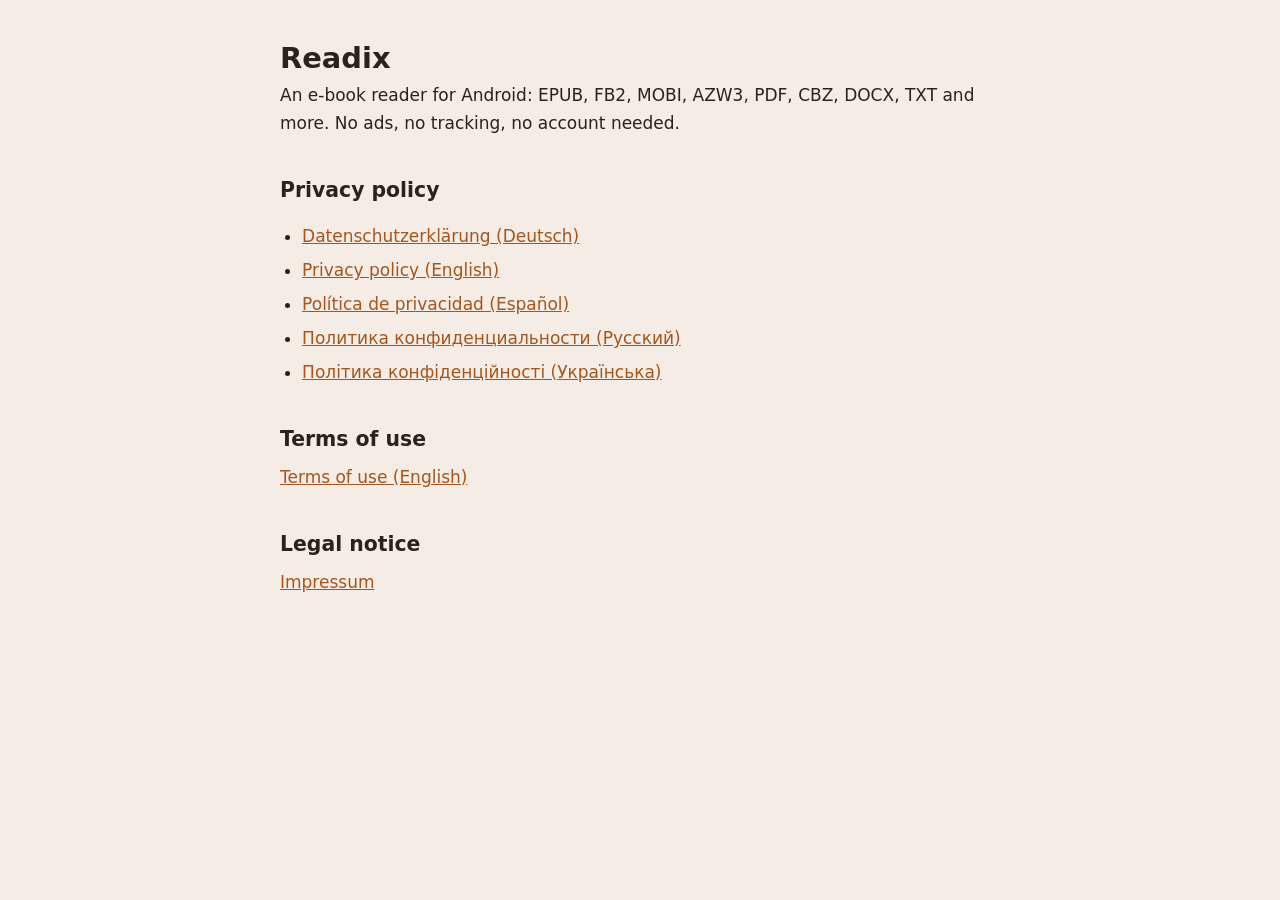
<file: index.html>
<!DOCTYPE html>
<html lang="en">
<head>
<meta charset="utf-8">
<meta name="viewport" content="width=device-width, initial-scale=1">
<title>Readix</title>
<link rel="stylesheet" href="style.css">
</head>
<body>
<main>
<h1>Readix</h1>
<p>An e-book reader for Android: EPUB, FB2, MOBI, AZW3, PDF, CBZ, DOCX, TXT and more. No ads, no tracking, no account needed.</p>

<h2>Privacy policy</h2>
<ul>
<li><a href="privacy-de.html" hreflang="de">Datenschutzerklärung (Deutsch)</a></li>
<li><a href="privacy.html" hreflang="en">Privacy policy (English)</a></li>
<li><a href="privacy-es.html" hreflang="es">Política de privacidad (Español)</a></li>
<li><a href="privacy-ru.html" hreflang="ru">Политика конфиденциальности (Русский)</a></li>
<li><a href="privacy-uk.html" hreflang="uk">Політика конфіденційності (Українська)</a></li>
</ul>

<h2>Terms of use</h2>
<p><a href="terms.html">Terms of use (English)</a></p>

<h2>Legal notice</h2>
<p><a href="impressum.html">Impressum</a></p>
</main>
</body>
</html>
</file>
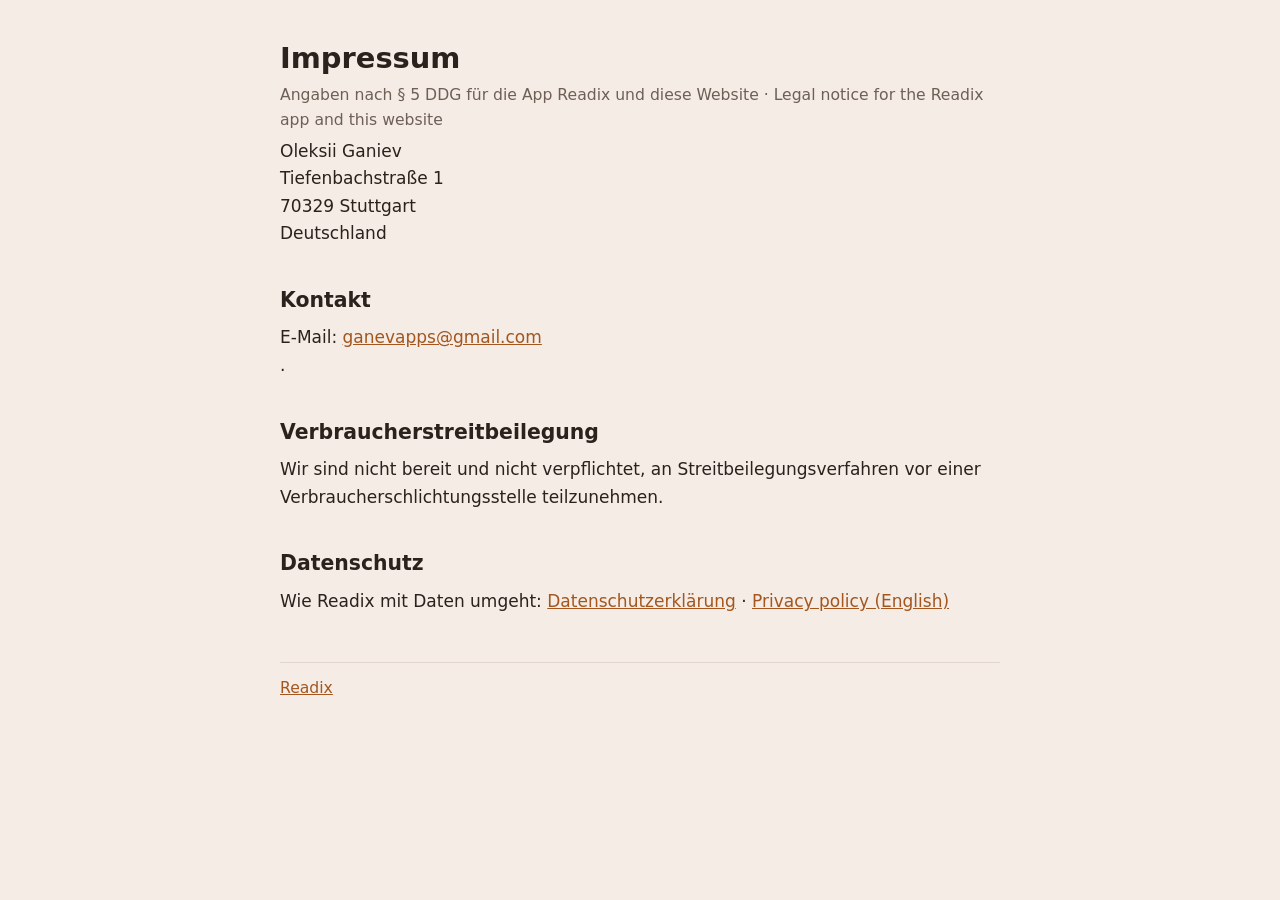
<file: impressum.html>
<!DOCTYPE html>
<html lang="de">
<head>
<meta charset="utf-8">
<meta name="viewport" content="width=device-width, initial-scale=1">
<title>Impressum – Readix</title>
<link rel="stylesheet" href="style.css">
</head>
<body>
<main>
<h1>Impressum</h1>
<p class="meta">Angaben nach § 5 DDG für die App Readix und diese Website · Legal notice for the Readix app and this website</p>

<!-- Vor dem Veröffentlichen: die Platzhalter in eckigen Klammern ersetzen. Eine Postfach-Adresse reicht nicht. -->
<address>
Oleksii Ganiev<br>
Tiefenbachstraße 1 <br>
70329 Stuttgart<br>
Deutschland
</address>

<h2>Kontakt</h2>
<p>E-Mail: <a href="mailto:ganevapps@gmail.com">ganevapps@gmail.com</a><br>
. </p>

<h2>Verbraucherstreitbeilegung</h2>
<p>Wir sind nicht bereit und nicht verpflichtet, an Streitbeilegungsverfahren vor einer Verbraucherschlichtungsstelle teilzunehmen.</p>

<h2>Datenschutz</h2>
<p>Wie Readix mit Daten umgeht: <a href="privacy-de.html">Datenschutzerklärung</a> · <a href="privacy.html">Privacy policy (English)</a></p>

<footer><a href="index.html">Readix</a></footer>
</main>
</body>
</html>
</file>
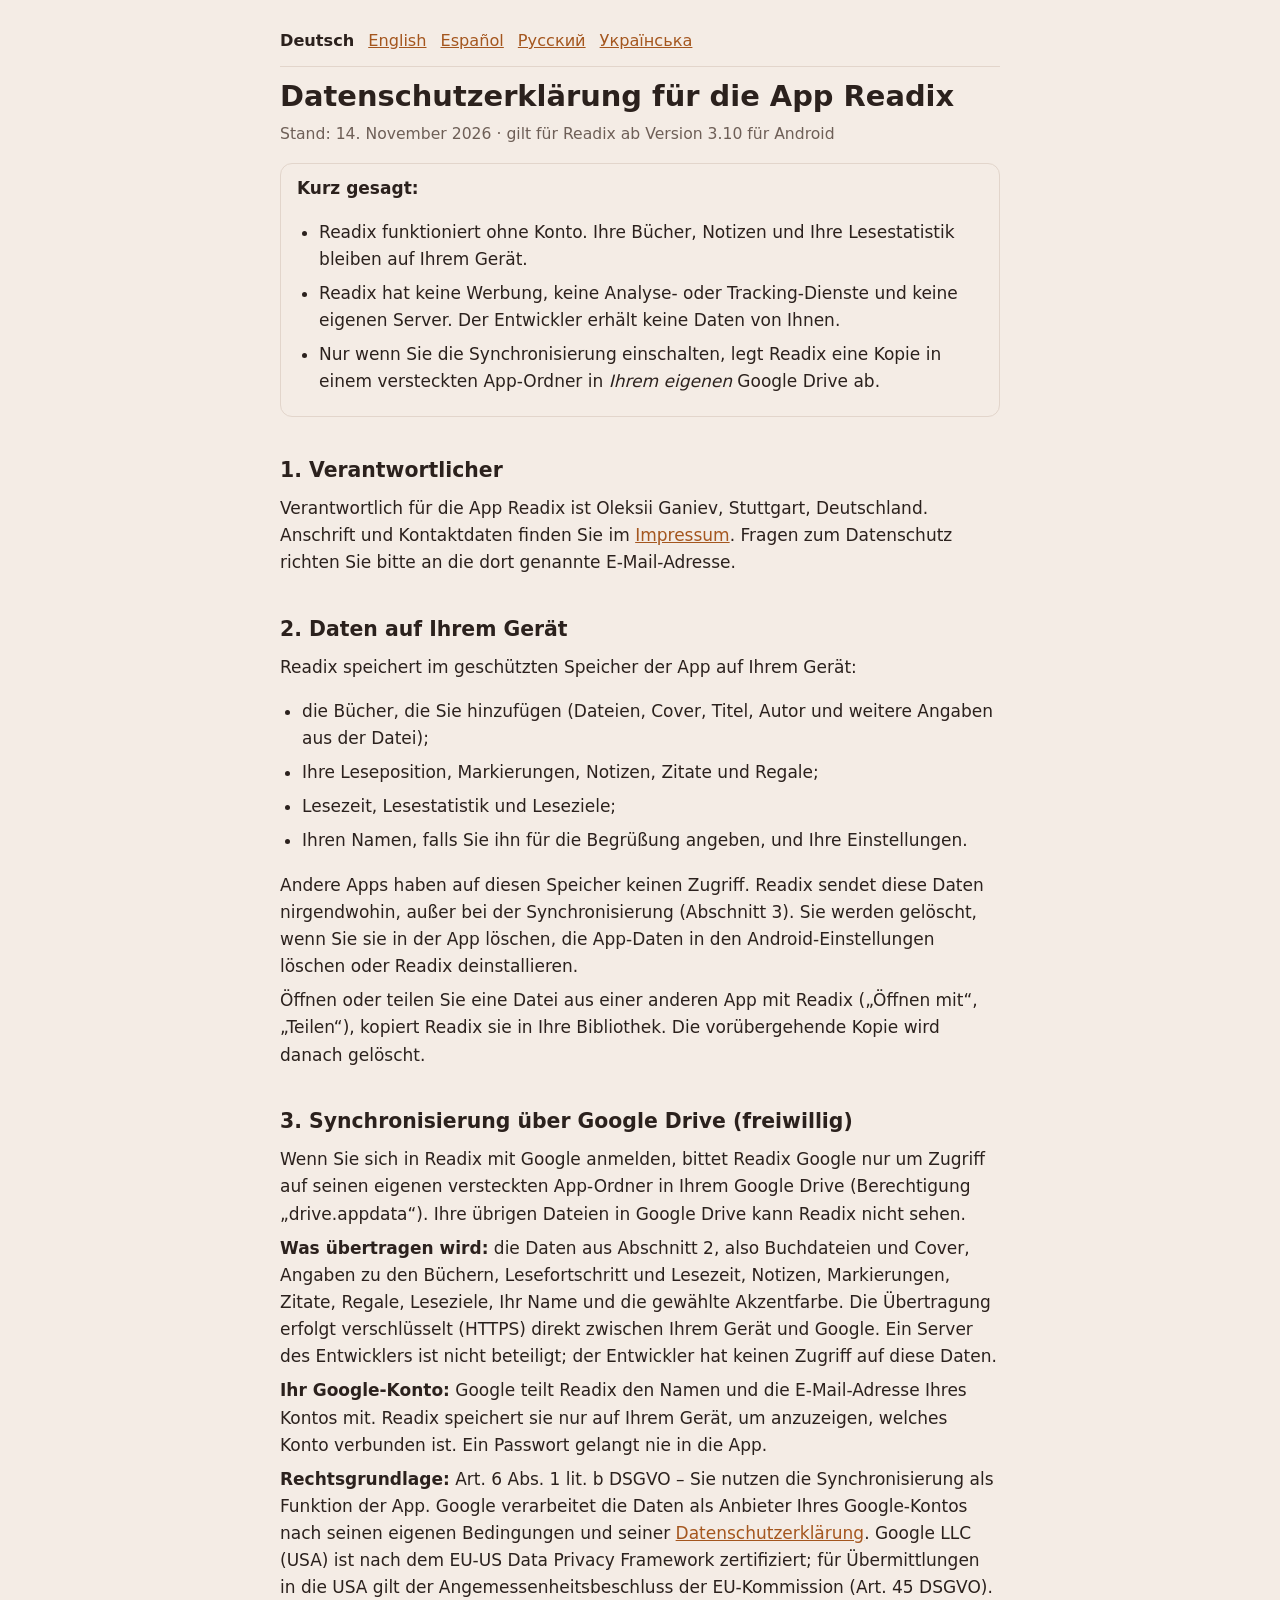
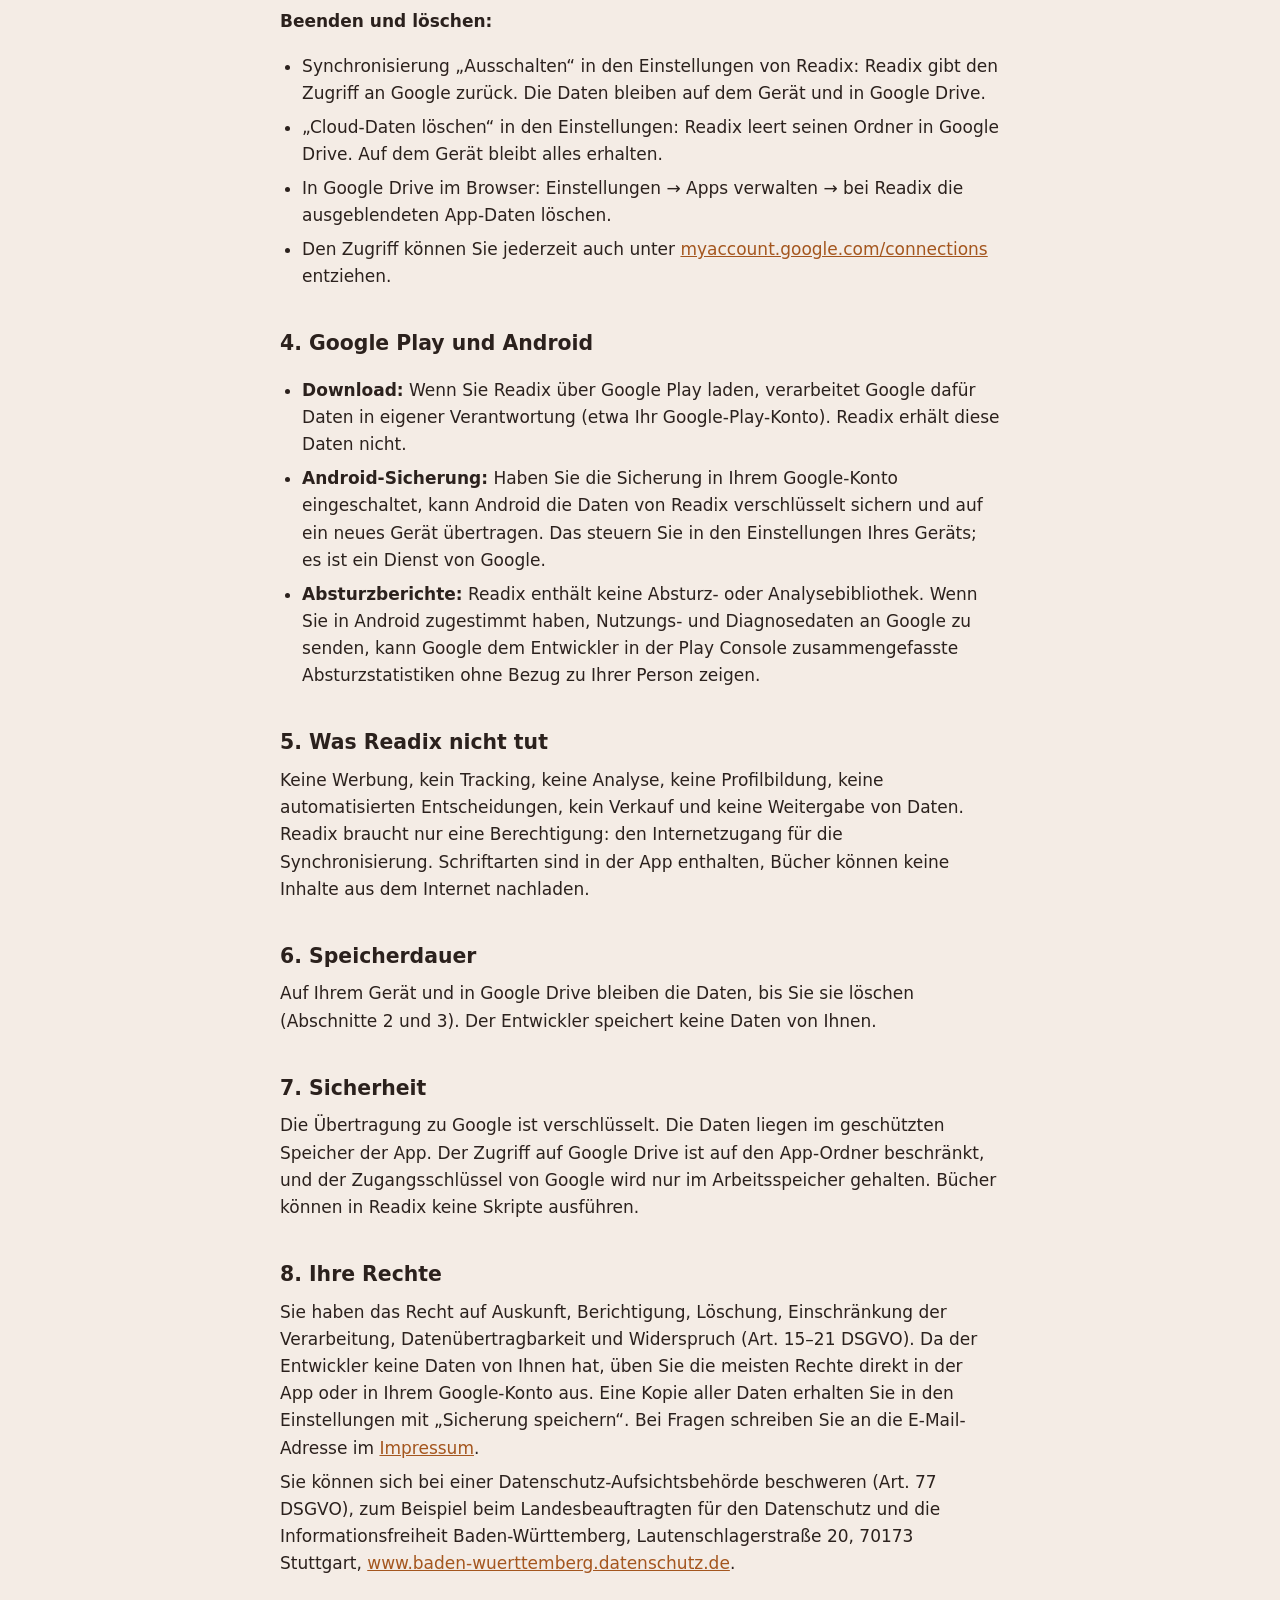
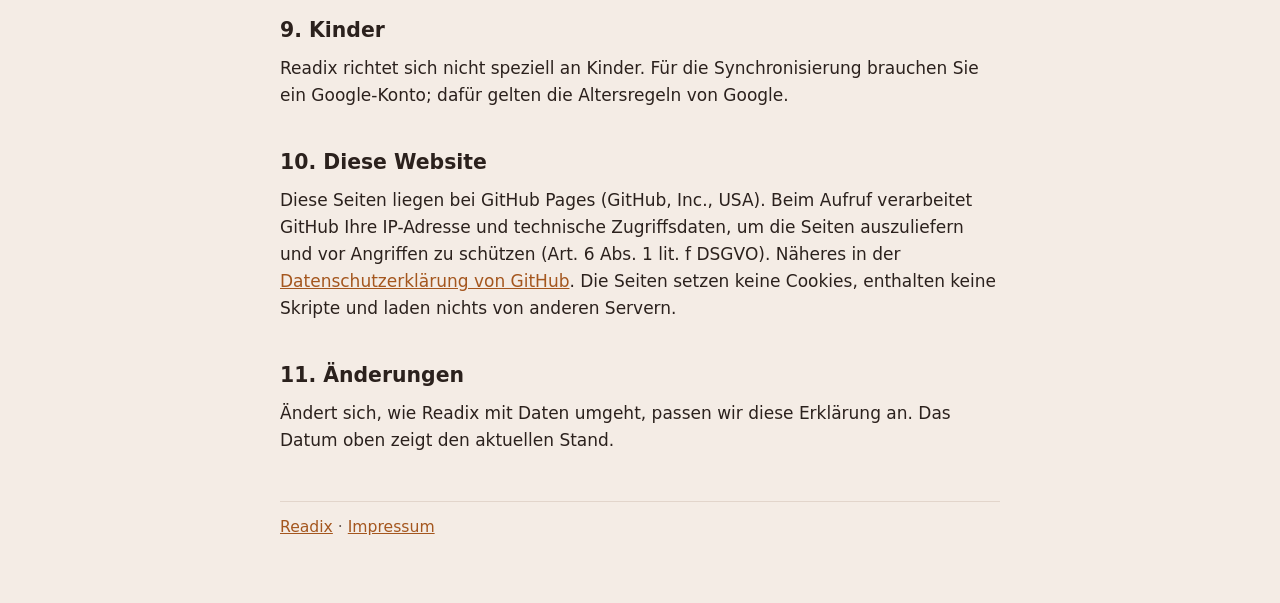
<file: privacy-de.html>
<!DOCTYPE html>
<html lang="de">
<head>
<meta charset="utf-8">
<meta name="viewport" content="width=device-width, initial-scale=1">
<title>Datenschutzerklärung – Readix</title>
<link rel="stylesheet" href="style.css">
</head>
<body>
<main>
<nav class="langs" aria-label="Sprache"><b>Deutsch</b> <a href="privacy.html" hreflang="en">English</a> <a href="privacy-es.html" hreflang="es">Español</a> <a href="privacy-ru.html" hreflang="ru">Русский</a> <a href="privacy-uk.html" hreflang="uk">Українська</a></nav>

<h1>Datenschutzerklärung für die App Readix</h1>
<p class="meta">Stand: 14. November 2026 · gilt für Readix ab Version 3.10 für Android</p>

<div class="box">
<p><strong>Kurz gesagt:</strong></p>
<ul>
<li>Readix funktioniert ohne Konto. Ihre Bücher, Notizen und Ihre Lesestatistik bleiben auf Ihrem Gerät.</li>
<li>Readix hat keine Werbung, keine Analyse- oder Tracking-Dienste und keine eigenen Server. Der Entwickler erhält keine Daten von Ihnen.</li>
<li>Nur wenn Sie die Synchronisierung einschalten, legt Readix eine Kopie in einem versteckten App-Ordner in <em>Ihrem eigenen</em> Google Drive ab.</li>
</ul>
</div>

<h2>1. Verantwortlicher</h2>
<p>Verantwortlich für die App Readix ist Oleksii Ganiev, Stuttgart, Deutschland. Anschrift und Kontaktdaten finden Sie im <a href="impressum.html">Impressum</a>. Fragen zum Datenschutz richten Sie bitte an die dort genannte E-Mail-Adresse.</p>

<h2>2. Daten auf Ihrem Gerät</h2>
<p>Readix speichert im geschützten Speicher der App auf Ihrem Gerät:</p>
<ul>
<li>die Bücher, die Sie hinzufügen (Dateien, Cover, Titel, Autor und weitere Angaben aus der Datei);</li>
<li>Ihre Leseposition, Markierungen, Notizen, Zitate und Regale;</li>
<li>Lesezeit, Lesestatistik und Leseziele;</li>
<li>Ihren Namen, falls Sie ihn für die Begrüßung angeben, und Ihre Einstellungen.</li>
</ul>
<p>Andere Apps haben auf diesen Speicher keinen Zugriff. Readix sendet diese Daten nirgendwohin, außer bei der Synchronisierung (Abschnitt 3). Sie werden gelöscht, wenn Sie sie in der App löschen, die App-Daten in den Android-Einstellungen löschen oder Readix deinstallieren.</p>
<p>Öffnen oder teilen Sie eine Datei aus einer anderen App mit Readix („Öffnen mit“, „Teilen“), kopiert Readix sie in Ihre Bibliothek. Die vorübergehende Kopie wird danach gelöscht.</p>

<h2>3. Synchronisierung über Google Drive (freiwillig)</h2>
<p>Wenn Sie sich in Readix mit Google anmelden, bittet Readix Google nur um Zugriff auf seinen eigenen versteckten App-Ordner in Ihrem Google Drive (Berechtigung „drive.appdata“). Ihre übrigen Dateien in Google Drive kann Readix nicht sehen.</p>
<p><strong>Was übertragen wird:</strong> die Daten aus Abschnitt 2, also Buchdateien und Cover, Angaben zu den Büchern, Lesefortschritt und Lesezeit, Notizen, Markierungen, Zitate, Regale, Leseziele, Ihr Name und die gewählte Akzentfarbe. Die Übertragung erfolgt verschlüsselt (HTTPS) direkt zwischen Ihrem Gerät und Google. Ein Server des Entwicklers ist nicht beteiligt; der Entwickler hat keinen Zugriff auf diese Daten.</p>
<p><strong>Ihr Google-Konto:</strong> Google teilt Readix den Namen und die E-Mail-Adresse Ihres Kontos mit. Readix speichert sie nur auf Ihrem Gerät, um anzuzeigen, welches Konto verbunden ist. Ein Passwort gelangt nie in die App.</p>
<p><strong>Rechtsgrundlage:</strong> Art. 6 Abs. 1 lit. b DSGVO – Sie nutzen die Synchronisierung als Funktion der App. Google verarbeitet die Daten als Anbieter Ihres Google-Kontos nach seinen eigenen Bedingungen und seiner <a href="https://policies.google.com/privacy?hl=de">Datenschutzerklärung</a>. Google LLC (USA) ist nach dem EU-US Data Privacy Framework zertifiziert; für Übermittlungen in die USA gilt der Angemessenheitsbeschluss der EU-Kommission (Art. 45 DSGVO).</p>
<p id="delete"><strong>Beenden und löschen:</strong></p>
<ul>
<li>Synchronisierung „Ausschalten“ in den Einstellungen von Readix: Readix gibt den Zugriff an Google zurück. Die Daten bleiben auf dem Gerät und in Google Drive.</li>
<li>„Cloud-Daten löschen“ in den Einstellungen: Readix leert seinen Ordner in Google Drive. Auf dem Gerät bleibt alles erhalten.</li>
<li>In Google Drive im Browser: Einstellungen → Apps verwalten → bei Readix die ausgeblendeten App-Daten löschen.</li>
<li>Den Zugriff können Sie jederzeit auch unter <a href="https://myaccount.google.com/connections">myaccount.google.com/connections</a> entziehen.</li>
</ul>

<h2>4. Google Play und Android</h2>
<ul>
<li><strong>Download:</strong> Wenn Sie Readix über Google Play laden, verarbeitet Google dafür Daten in eigener Verantwortung (etwa Ihr Google-Play-Konto). Readix erhält diese Daten nicht.</li>
<li><strong>Android-Sicherung:</strong> Haben Sie die Sicherung in Ihrem Google-Konto eingeschaltet, kann Android die Daten von Readix verschlüsselt sichern und auf ein neues Gerät übertragen. Das steuern Sie in den Einstellungen Ihres Geräts; es ist ein Dienst von Google.</li>
<li><strong>Absturzberichte:</strong> Readix enthält keine Absturz- oder Analysebibliothek. Wenn Sie in Android zugestimmt haben, Nutzungs- und Diagnosedaten an Google zu senden, kann Google dem Entwickler in der Play Console zusammengefasste Absturzstatistiken ohne Bezug zu Ihrer Person zeigen.</li>
</ul>

<h2>5. Was Readix nicht tut</h2>
<p>Keine Werbung, kein Tracking, keine Analyse, keine Profilbildung, keine automatisierten Entscheidungen, kein Verkauf und keine Weitergabe von Daten. Readix braucht nur eine Berechtigung: den Internetzugang für die Synchronisierung. Schriftarten sind in der App enthalten, Bücher können keine Inhalte aus dem Internet nachladen.</p>

<h2>6. Speicherdauer</h2>
<p>Auf Ihrem Gerät und in Google Drive bleiben die Daten, bis Sie sie löschen (Abschnitte 2 und 3). Der Entwickler speichert keine Daten von Ihnen.</p>

<h2>7. Sicherheit</h2>
<p>Die Übertragung zu Google ist verschlüsselt. Die Daten liegen im geschützten Speicher der App. Der Zugriff auf Google Drive ist auf den App-Ordner beschränkt, und der Zugangsschlüssel von Google wird nur im Arbeitsspeicher gehalten. Bücher können in Readix keine Skripte ausführen.</p>

<h2>8. Ihre Rechte</h2>
<p>Sie haben das Recht auf Auskunft, Berichtigung, Löschung, Einschränkung der Verarbeitung, Datenübertragbarkeit und Widerspruch (Art. 15–21 DSGVO). Da der Entwickler keine Daten von Ihnen hat, üben Sie die meisten Rechte direkt in der App oder in Ihrem Google-Konto aus. Eine Kopie aller Daten erhalten Sie in den Einstellungen mit „Sicherung speichern“. Bei Fragen schreiben Sie an die E-Mail-Adresse im <a href="impressum.html">Impressum</a>.</p>
<p>Sie können sich bei einer Datenschutz-Aufsichtsbehörde beschweren (Art. 77 DSGVO), zum Beispiel beim Landesbeauftragten für den Datenschutz und die Informationsfreiheit Baden-Württemberg, Lautenschlagerstraße 20, 70173 Stuttgart, <a href="https://www.baden-wuerttemberg.datenschutz.de">www.baden-wuerttemberg.datenschutz.de</a>.</p>

<h2>9. Kinder</h2>
<p>Readix richtet sich nicht speziell an Kinder. Für die Synchronisierung brauchen Sie ein Google-Konto; dafür gelten die Altersregeln von Google.</p>

<h2>10. Diese Website</h2>
<p>Diese Seiten liegen bei GitHub Pages (GitHub, Inc., USA). Beim Aufruf verarbeitet GitHub Ihre IP-Adresse und technische Zugriffsdaten, um die Seiten auszuliefern und vor Angriffen zu schützen (Art. 6 Abs. 1 lit. f DSGVO). Näheres in der <a href="https://docs.github.com/de/site-policy/privacy-policies/github-general-privacy-statement">Datenschutzerklärung von GitHub</a>. Die Seiten setzen keine Cookies, enthalten keine Skripte und laden nichts von anderen Servern.</p>

<h2>11. Änderungen</h2>
<p>Ändert sich, wie Readix mit Daten umgeht, passen wir diese Erklärung an. Das Datum oben zeigt den aktuellen Stand.</p>

<footer><a href="index.html">Readix</a> · <a href="impressum.html">Impressum</a></footer>
</main>
</body>
</html>
</file>
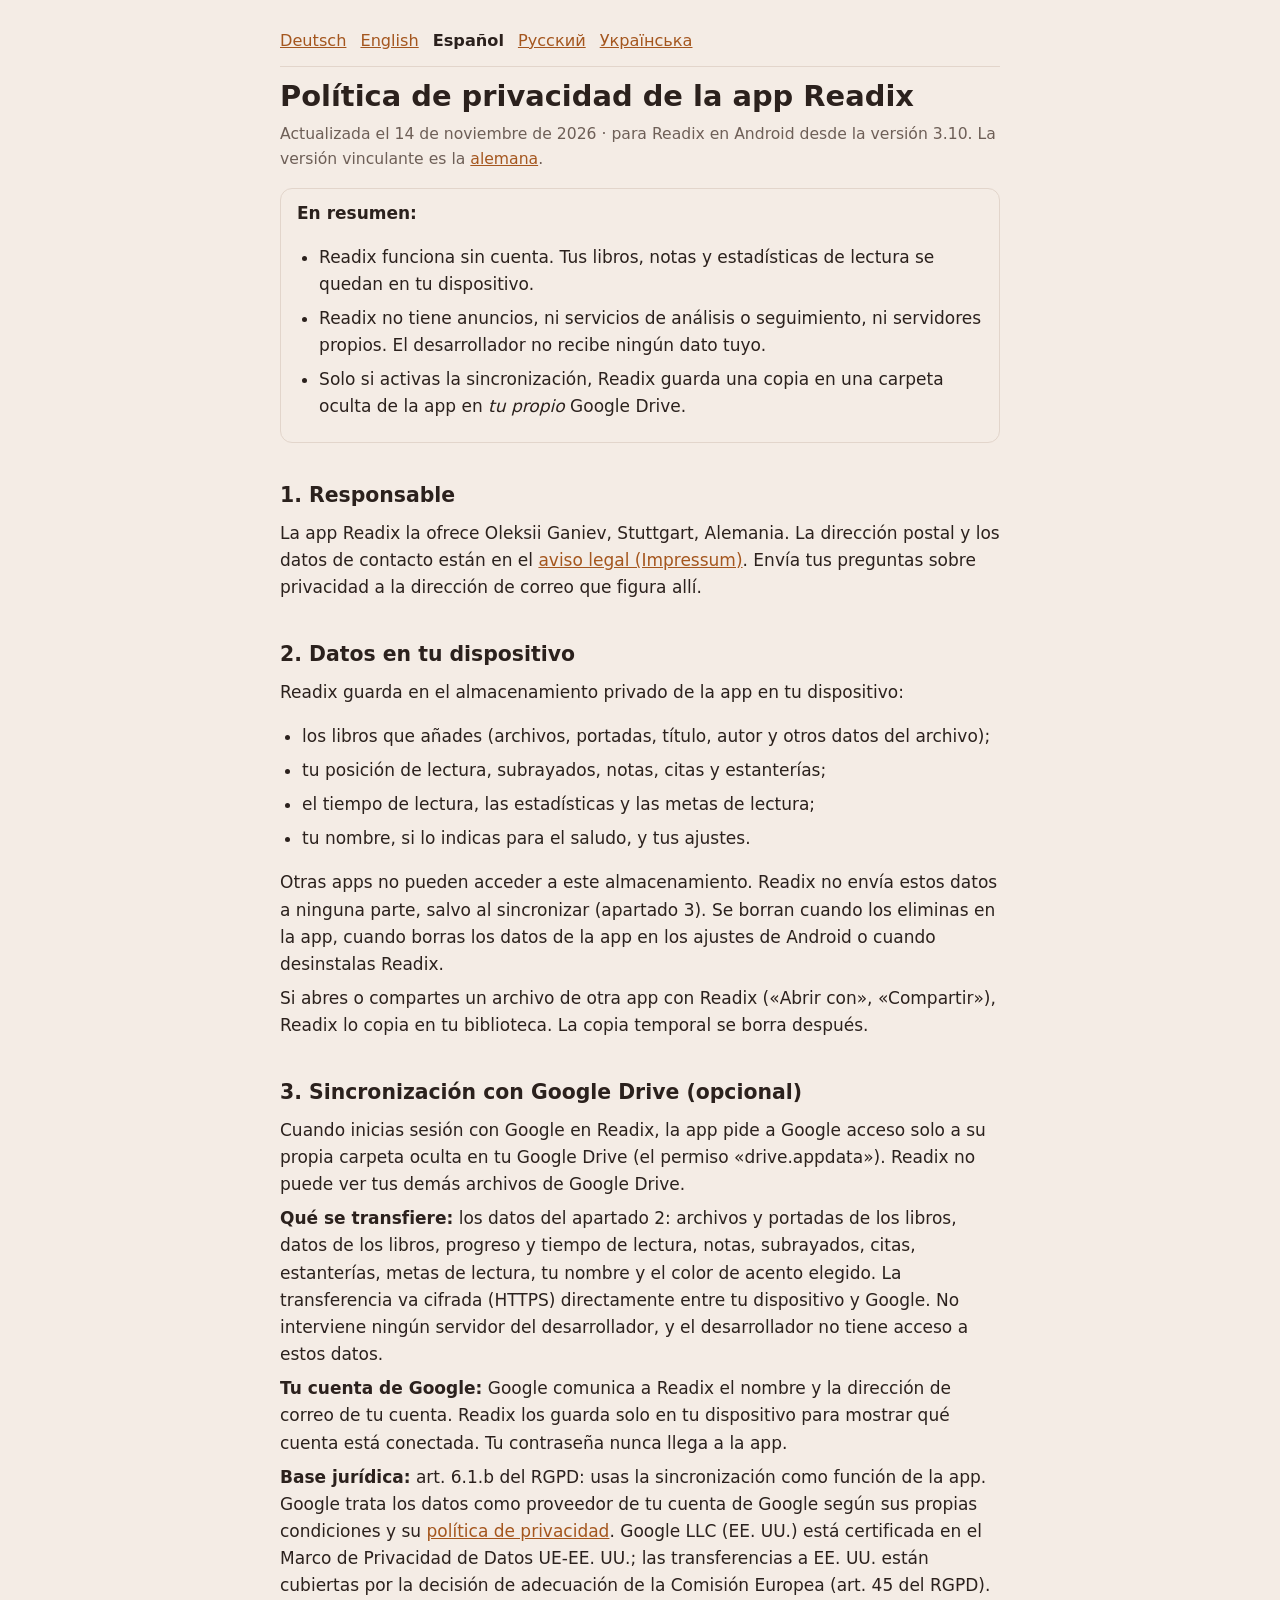
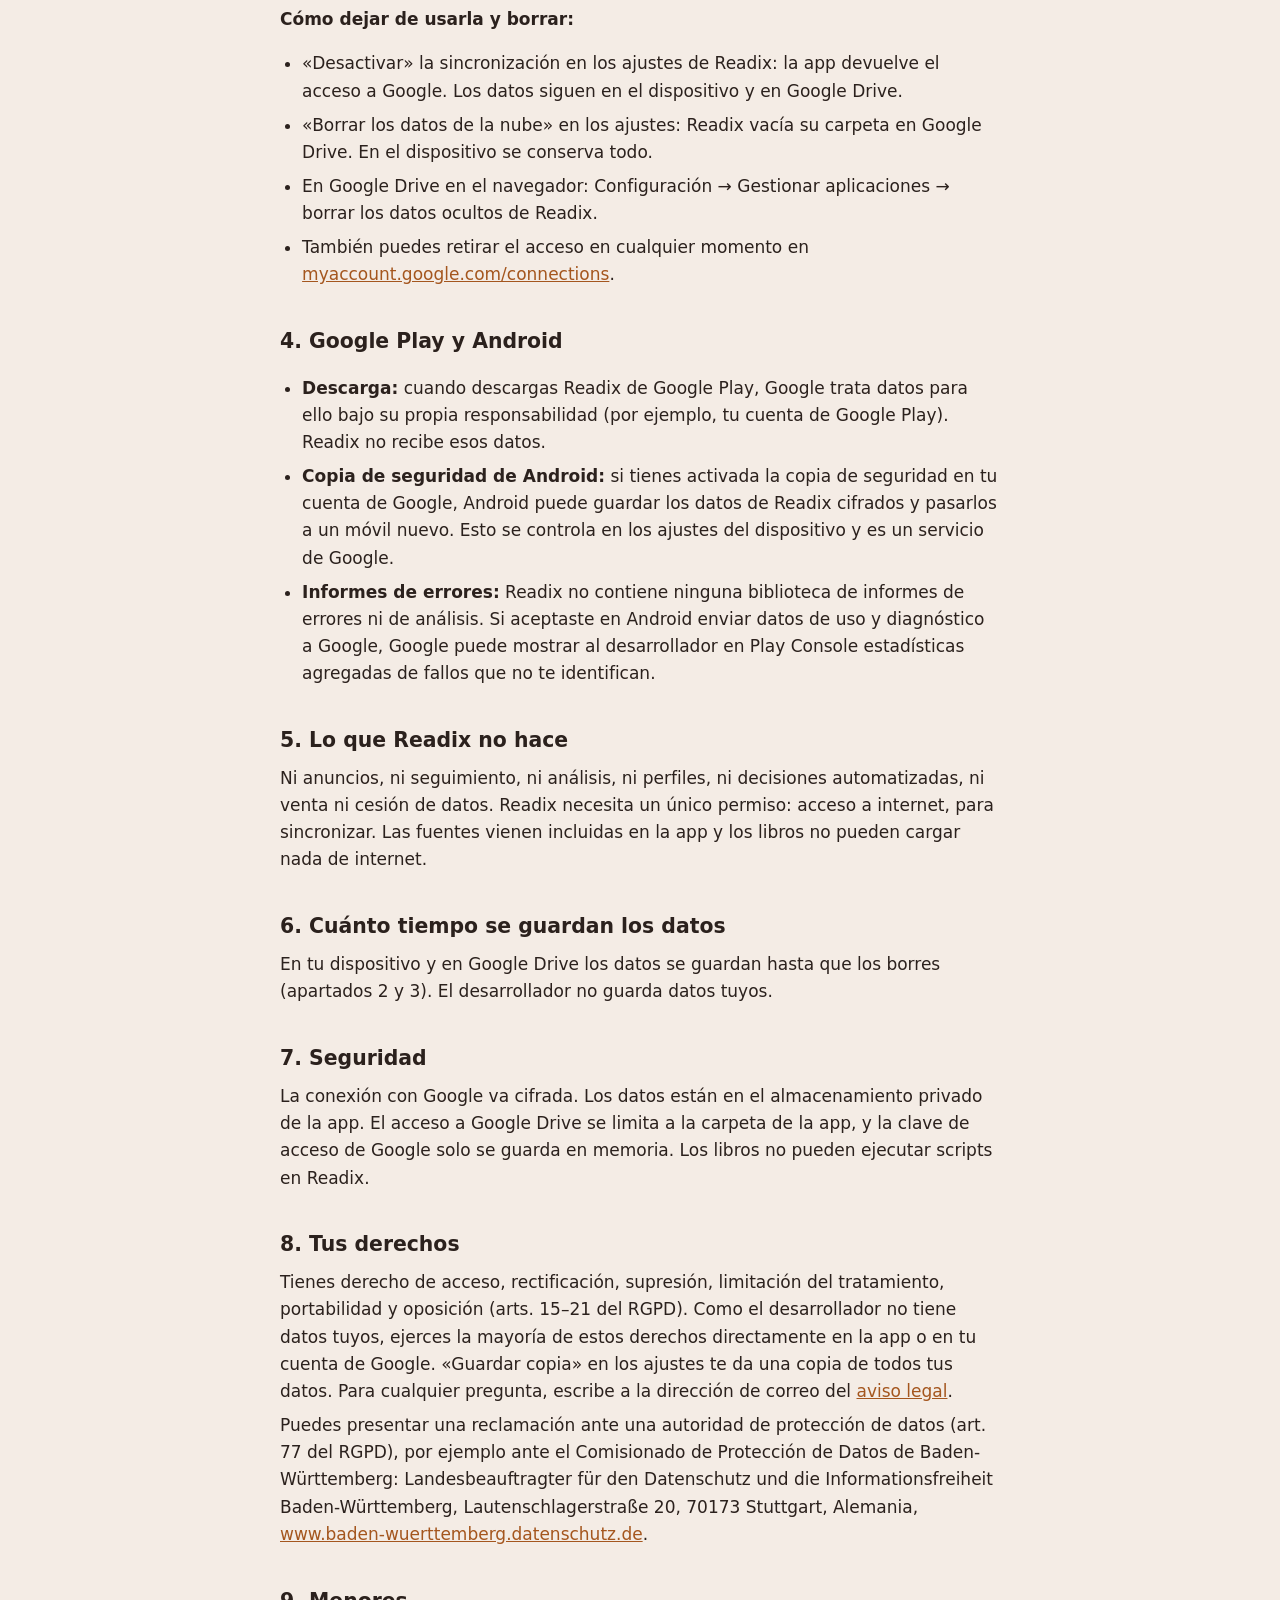
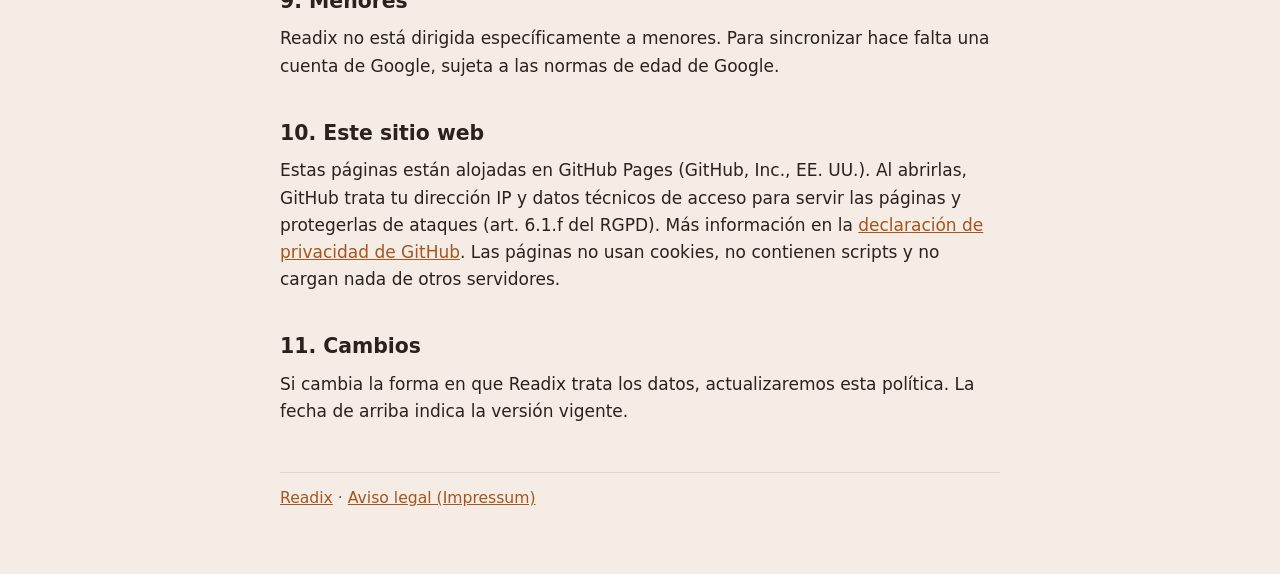
<file: privacy-es.html>
<!DOCTYPE html>
<html lang="es">
<head>
<meta charset="utf-8">
<meta name="viewport" content="width=device-width, initial-scale=1">
<title>Política de privacidad – Readix</title>
<link rel="stylesheet" href="style.css">
</head>
<body>
<main>
<nav class="langs" aria-label="Idioma"><a href="privacy-de.html" hreflang="de">Deutsch</a> <a href="privacy.html" hreflang="en">English</a> <b>Español</b> <a href="privacy-ru.html" hreflang="ru">Русский</a> <a href="privacy-uk.html" hreflang="uk">Українська</a></nav>

<h1>Política de privacidad de la app Readix</h1>
<p class="meta">Actualizada el 14 de noviembre de 2026 · para Readix en Android desde la versión 3.10. La versión vinculante es la <a href="privacy-de.html">alemana</a>.</p>

<div class="box">
<p><strong>En resumen:</strong></p>
<ul>
<li>Readix funciona sin cuenta. Tus libros, notas y estadísticas de lectura se quedan en tu dispositivo.</li>
<li>Readix no tiene anuncios, ni servicios de análisis o seguimiento, ni servidores propios. El desarrollador no recibe ningún dato tuyo.</li>
<li>Solo si activas la sincronización, Readix guarda una copia en una carpeta oculta de la app en <em>tu propio</em> Google Drive.</li>
</ul>
</div>

<h2>1. Responsable</h2>
<p>La app Readix la ofrece Oleksii Ganiev, Stuttgart, Alemania. La dirección postal y los datos de contacto están en el <a href="impressum.html">aviso legal (Impressum)</a>. Envía tus preguntas sobre privacidad a la dirección de correo que figura allí.</p>

<h2>2. Datos en tu dispositivo</h2>
<p>Readix guarda en el almacenamiento privado de la app en tu dispositivo:</p>
<ul>
<li>los libros que añades (archivos, portadas, título, autor y otros datos del archivo);</li>
<li>tu posición de lectura, subrayados, notas, citas y estanterías;</li>
<li>el tiempo de lectura, las estadísticas y las metas de lectura;</li>
<li>tu nombre, si lo indicas para el saludo, y tus ajustes.</li>
</ul>
<p>Otras apps no pueden acceder a este almacenamiento. Readix no envía estos datos a ninguna parte, salvo al sincronizar (apartado 3). Se borran cuando los eliminas en la app, cuando borras los datos de la app en los ajustes de Android o cuando desinstalas Readix.</p>
<p>Si abres o compartes un archivo de otra app con Readix («Abrir con», «Compartir»), Readix lo copia en tu biblioteca. La copia temporal se borra después.</p>

<h2>3. Sincronización con Google Drive (opcional)</h2>
<p>Cuando inicias sesión con Google en Readix, la app pide a Google acceso solo a su propia carpeta oculta en tu Google Drive (el permiso «drive.appdata»). Readix no puede ver tus demás archivos de Google Drive.</p>
<p><strong>Qué se transfiere:</strong> los datos del apartado 2: archivos y portadas de los libros, datos de los libros, progreso y tiempo de lectura, notas, subrayados, citas, estanterías, metas de lectura, tu nombre y el color de acento elegido. La transferencia va cifrada (HTTPS) directamente entre tu dispositivo y Google. No interviene ningún servidor del desarrollador, y el desarrollador no tiene acceso a estos datos.</p>
<p><strong>Tu cuenta de Google:</strong> Google comunica a Readix el nombre y la dirección de correo de tu cuenta. Readix los guarda solo en tu dispositivo para mostrar qué cuenta está conectada. Tu contraseña nunca llega a la app.</p>
<p><strong>Base jurídica:</strong> art. 6.1.b del RGPD: usas la sincronización como función de la app. Google trata los datos como proveedor de tu cuenta de Google según sus propias condiciones y su <a href="https://policies.google.com/privacy?hl=es">política de privacidad</a>. Google LLC (EE. UU.) está certificada en el Marco de Privacidad de Datos UE-EE. UU.; las transferencias a EE. UU. están cubiertas por la decisión de adecuación de la Comisión Europea (art. 45 del RGPD).</p>
<p id="delete"><strong>Cómo dejar de usarla y borrar:</strong></p>
<ul>
<li>«Desactivar» la sincronización en los ajustes de Readix: la app devuelve el acceso a Google. Los datos siguen en el dispositivo y en Google Drive.</li>
<li>«Borrar los datos de la nube» en los ajustes: Readix vacía su carpeta en Google Drive. En el dispositivo se conserva todo.</li>
<li>En Google Drive en el navegador: Configuración → Gestionar aplicaciones → borrar los datos ocultos de Readix.</li>
<li>También puedes retirar el acceso en cualquier momento en <a href="https://myaccount.google.com/connections">myaccount.google.com/connections</a>.</li>
</ul>

<h2>4. Google Play y Android</h2>
<ul>
<li><strong>Descarga:</strong> cuando descargas Readix de Google Play, Google trata datos para ello bajo su propia responsabilidad (por ejemplo, tu cuenta de Google Play). Readix no recibe esos datos.</li>
<li><strong>Copia de seguridad de Android:</strong> si tienes activada la copia de seguridad en tu cuenta de Google, Android puede guardar los datos de Readix cifrados y pasarlos a un móvil nuevo. Esto se controla en los ajustes del dispositivo y es un servicio de Google.</li>
<li><strong>Informes de errores:</strong> Readix no contiene ninguna biblioteca de informes de errores ni de análisis. Si aceptaste en Android enviar datos de uso y diagnóstico a Google, Google puede mostrar al desarrollador en Play Console estadísticas agregadas de fallos que no te identifican.</li>
</ul>

<h2>5. Lo que Readix no hace</h2>
<p>Ni anuncios, ni seguimiento, ni análisis, ni perfiles, ni decisiones automatizadas, ni venta ni cesión de datos. Readix necesita un único permiso: acceso a internet, para sincronizar. Las fuentes vienen incluidas en la app y los libros no pueden cargar nada de internet.</p>

<h2>6. Cuánto tiempo se guardan los datos</h2>
<p>En tu dispositivo y en Google Drive los datos se guardan hasta que los borres (apartados 2 y 3). El desarrollador no guarda datos tuyos.</p>

<h2>7. Seguridad</h2>
<p>La conexión con Google va cifrada. Los datos están en el almacenamiento privado de la app. El acceso a Google Drive se limita a la carpeta de la app, y la clave de acceso de Google solo se guarda en memoria. Los libros no pueden ejecutar scripts en Readix.</p>

<h2>8. Tus derechos</h2>
<p>Tienes derecho de acceso, rectificación, supresión, limitación del tratamiento, portabilidad y oposición (arts. 15–21 del RGPD). Como el desarrollador no tiene datos tuyos, ejerces la mayoría de estos derechos directamente en la app o en tu cuenta de Google. «Guardar copia» en los ajustes te da una copia de todos tus datos. Para cualquier pregunta, escribe a la dirección de correo del <a href="impressum.html">aviso legal</a>.</p>
<p>Puedes presentar una reclamación ante una autoridad de protección de datos (art. 77 del RGPD), por ejemplo ante el Comisionado de Protección de Datos de Baden-Württemberg: Landesbeauftragter für den Datenschutz und die Informationsfreiheit Baden-Württemberg, Lautenschlagerstraße 20, 70173 Stuttgart, Alemania, <a href="https://www.baden-wuerttemberg.datenschutz.de">www.baden-wuerttemberg.datenschutz.de</a>.</p>

<h2>9. Menores</h2>
<p>Readix no está dirigida específicamente a menores. Para sincronizar hace falta una cuenta de Google, sujeta a las normas de edad de Google.</p>

<h2>10. Este sitio web</h2>
<p>Estas páginas están alojadas en GitHub Pages (GitHub, Inc., EE. UU.). Al abrirlas, GitHub trata tu dirección IP y datos técnicos de acceso para servir las páginas y protegerlas de ataques (art. 6.1.f del RGPD). Más información en la <a href="https://docs.github.com/en/site-policy/privacy-policies/github-general-privacy-statement">declaración de privacidad de GitHub</a>. Las páginas no usan cookies, no contienen scripts y no cargan nada de otros servidores.</p>

<h2>11. Cambios</h2>
<p>Si cambia la forma en que Readix trata los datos, actualizaremos esta política. La fecha de arriba indica la versión vigente.</p>

<footer><a href="index.html">Readix</a> · <a href="impressum.html">Aviso legal (Impressum)</a></footer>
</main>
</body>
</html>
</file>
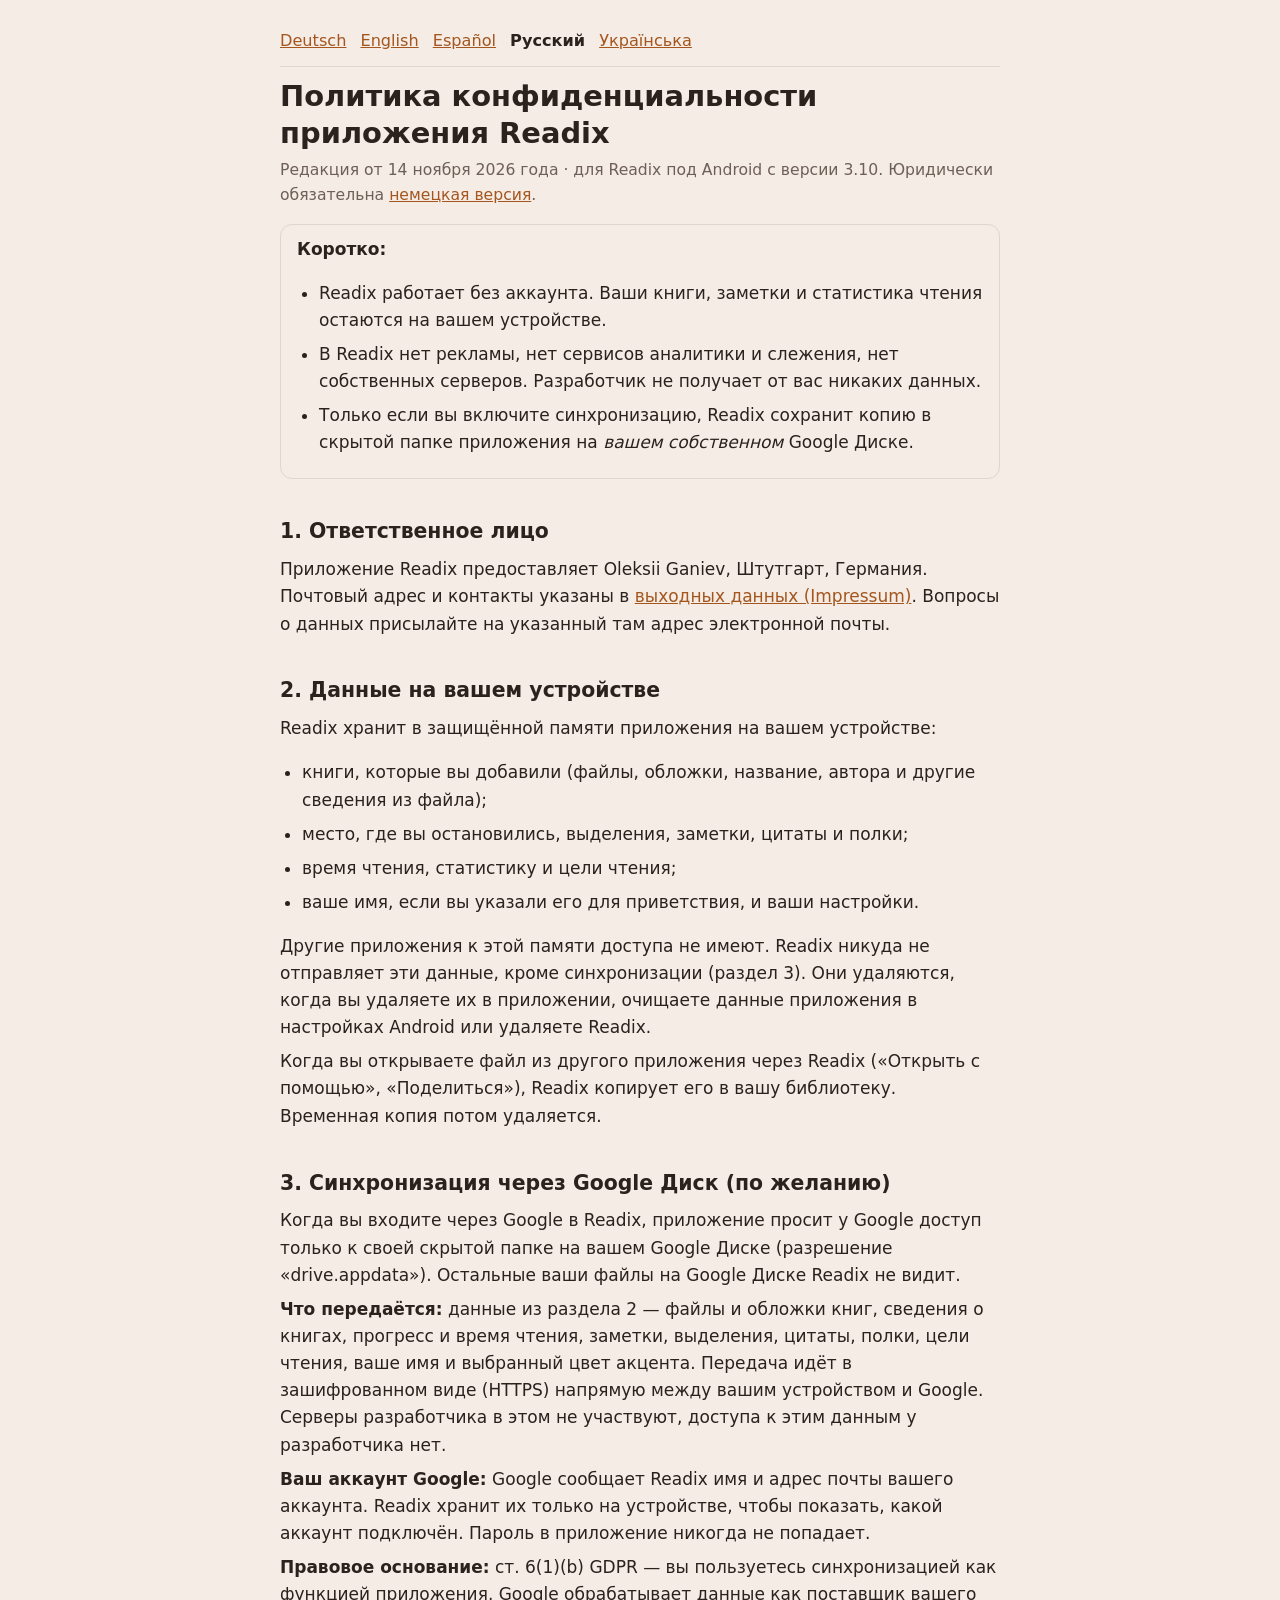
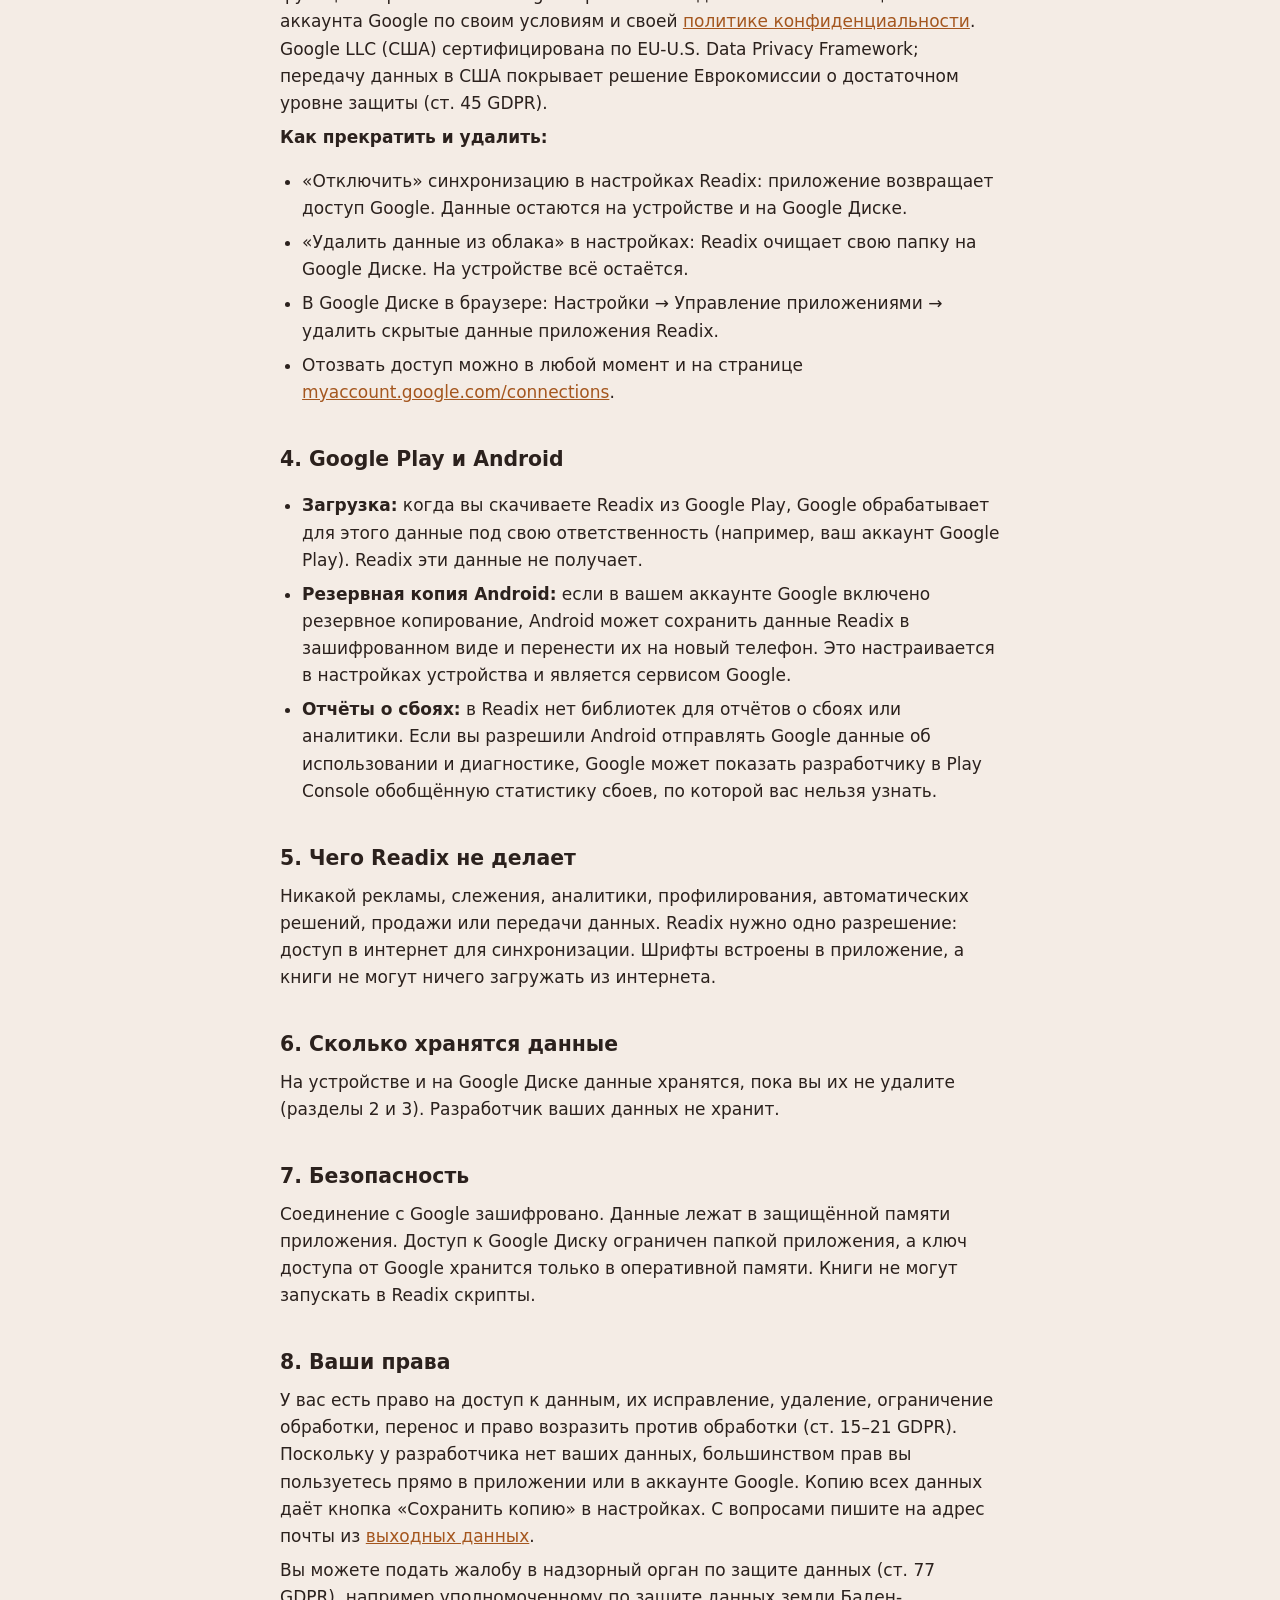
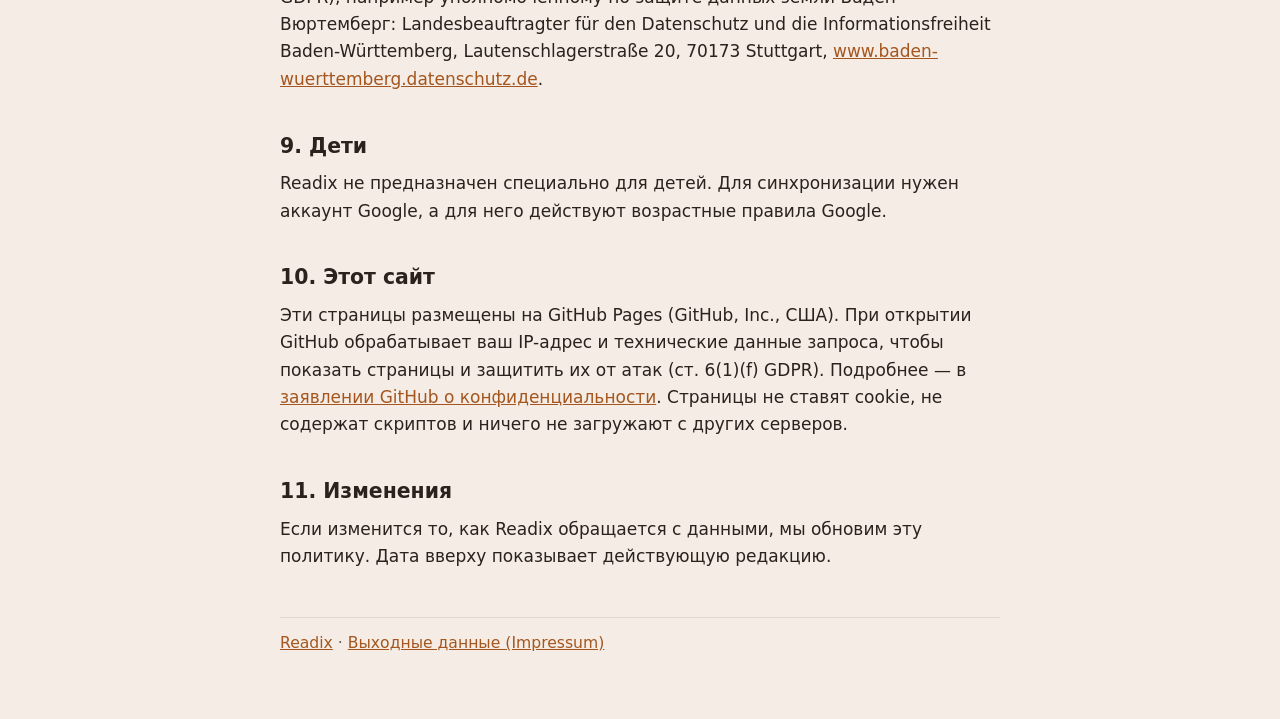
<file: privacy-ru.html>
<!DOCTYPE html>
<html lang="ru">
<head>
<meta charset="utf-8">
<meta name="viewport" content="width=device-width, initial-scale=1">
<title>Политика конфиденциальности – Readix</title>
<link rel="stylesheet" href="style.css">
</head>
<body>
<main>
<nav class="langs" aria-label="Язык"><a href="privacy-de.html" hreflang="de">Deutsch</a> <a href="privacy.html" hreflang="en">English</a> <a href="privacy-es.html" hreflang="es">Español</a> <b>Русский</b> <a href="privacy-uk.html" hreflang="uk">Українська</a></nav>

<h1>Политика конфиденциальности приложения Readix</h1>
<p class="meta">Редакция от 14 ноября 2026 года · для Readix под Android с версии 3.10. Юридически обязательна <a href="privacy-de.html">немецкая версия</a>.</p>

<div class="box">
<p><strong>Коротко:</strong></p>
<ul>
<li>Readix работает без аккаунта. Ваши книги, заметки и статистика чтения остаются на вашем устройстве.</li>
<li>В Readix нет рекламы, нет сервисов аналитики и слежения, нет собственных серверов. Разработчик не получает от вас никаких данных.</li>
<li>Только если вы включите синхронизацию, Readix сохранит копию в скрытой папке приложения на <em>вашем собственном</em> Google Диске.</li>
</ul>
</div>

<h2>1. Ответственное лицо</h2>
<p>Приложение Readix предоставляет Oleksii Ganiev, Штутгарт, Германия. Почтовый адрес и контакты указаны в <a href="impressum.html">выходных данных (Impressum)</a>. Вопросы о данных присылайте на указанный там адрес электронной почты.</p>

<h2>2. Данные на вашем устройстве</h2>
<p>Readix хранит в защищённой памяти приложения на вашем устройстве:</p>
<ul>
<li>книги, которые вы добавили (файлы, обложки, название, автора и другие сведения из файла);</li>
<li>место, где вы остановились, выделения, заметки, цитаты и полки;</li>
<li>время чтения, статистику и цели чтения;</li>
<li>ваше имя, если вы указали его для приветствия, и ваши настройки.</li>
</ul>
<p>Другие приложения к этой памяти доступа не имеют. Readix никуда не отправляет эти данные, кроме синхронизации (раздел 3). Они удаляются, когда вы удаляете их в приложении, очищаете данные приложения в настройках Android или удаляете Readix.</p>
<p>Когда вы открываете файл из другого приложения через Readix («Открыть с помощью», «Поделиться»), Readix копирует его в вашу библиотеку. Временная копия потом удаляется.</p>

<h2>3. Синхронизация через Google Диск (по желанию)</h2>
<p>Когда вы входите через Google в Readix, приложение просит у Google доступ только к своей скрытой папке на вашем Google Диске (разрешение «drive.appdata»). Остальные ваши файлы на Google Диске Readix не видит.</p>
<p><strong>Что передаётся:</strong> данные из раздела 2 — файлы и обложки книг, сведения о книгах, прогресс и время чтения, заметки, выделения, цитаты, полки, цели чтения, ваше имя и выбранный цвет акцента. Передача идёт в зашифрованном виде (HTTPS) напрямую между вашим устройством и Google. Серверы разработчика в этом не участвуют, доступа к этим данным у разработчика нет.</p>
<p><strong>Ваш аккаунт Google:</strong> Google сообщает Readix имя и адрес почты вашего аккаунта. Readix хранит их только на устройстве, чтобы показать, какой аккаунт подключён. Пароль в приложение никогда не попадает.</p>
<p><strong>Правовое основание:</strong> ст. 6(1)(b) GDPR — вы пользуетесь синхронизацией как функцией приложения. Google обрабатывает данные как поставщик вашего аккаунта Google по своим условиям и своей <a href="https://policies.google.com/privacy?hl=ru">политике конфиденциальности</a>. Google LLC (США) сертифицирована по EU-U.S. Data Privacy Framework; передачу данных в США покрывает решение Еврокомиссии о достаточном уровне защиты (ст. 45 GDPR).</p>
<p id="delete"><strong>Как прекратить и удалить:</strong></p>
<ul>
<li>«Отключить» синхронизацию в настройках Readix: приложение возвращает доступ Google. Данные остаются на устройстве и на Google Диске.</li>
<li>«Удалить данные из облака» в настройках: Readix очищает свою папку на Google Диске. На устройстве всё остаётся.</li>
<li>В Google Диске в браузере: Настройки → Управление приложениями → удалить скрытые данные приложения Readix.</li>
<li>Отозвать доступ можно в любой момент и на странице <a href="https://myaccount.google.com/connections">myaccount.google.com/connections</a>.</li>
</ul>

<h2>4. Google Play и Android</h2>
<ul>
<li><strong>Загрузка:</strong> когда вы скачиваете Readix из Google Play, Google обрабатывает для этого данные под свою ответственность (например, ваш аккаунт Google Play). Readix эти данные не получает.</li>
<li><strong>Резервная копия Android:</strong> если в вашем аккаунте Google включено резервное копирование, Android может сохранить данные Readix в зашифрованном виде и перенести их на новый телефон. Это настраивается в настройках устройства и является сервисом Google.</li>
<li><strong>Отчёты о сбоях:</strong> в Readix нет библиотек для отчётов о сбоях или аналитики. Если вы разрешили Android отправлять Google данные об использовании и диагностике, Google может показать разработчику в Play Console обобщённую статистику сбоев, по которой вас нельзя узнать.</li>
</ul>

<h2>5. Чего Readix не делает</h2>
<p>Никакой рекламы, слежения, аналитики, профилирования, автоматических решений, продажи или передачи данных. Readix нужно одно разрешение: доступ в интернет для синхронизации. Шрифты встроены в приложение, а книги не могут ничего загружать из интернета.</p>

<h2>6. Сколько хранятся данные</h2>
<p>На устройстве и на Google Диске данные хранятся, пока вы их не удалите (разделы 2 и 3). Разработчик ваших данных не хранит.</p>

<h2>7. Безопасность</h2>
<p>Соединение с Google зашифровано. Данные лежат в защищённой памяти приложения. Доступ к Google Диску ограничен папкой приложения, а ключ доступа от Google хранится только в оперативной памяти. Книги не могут запускать в Readix скрипты.</p>

<h2>8. Ваши права</h2>
<p>У вас есть право на доступ к данным, их исправление, удаление, ограничение обработки, перенос и право возразить против обработки (ст. 15–21 GDPR). Поскольку у разработчика нет ваших данных, большинством прав вы пользуетесь прямо в приложении или в аккаунте Google. Копию всех данных даёт кнопка «Сохранить копию» в настройках. С вопросами пишите на адрес почты из <a href="impressum.html">выходных данных</a>.</p>
<p>Вы можете подать жалобу в надзорный орган по защите данных (ст. 77 GDPR), например уполномоченному по защите данных земли Баден-Вюртемберг: Landesbeauftragter für den Datenschutz und die Informationsfreiheit Baden-Württemberg, Lautenschlagerstraße 20, 70173 Stuttgart, <a href="https://www.baden-wuerttemberg.datenschutz.de">www.baden-wuerttemberg.datenschutz.de</a>.</p>

<h2>9. Дети</h2>
<p>Readix не предназначен специально для детей. Для синхронизации нужен аккаунт Google, а для него действуют возрастные правила Google.</p>

<h2>10. Этот сайт</h2>
<p>Эти страницы размещены на GitHub Pages (GitHub, Inc., США). При открытии GitHub обрабатывает ваш IP-адрес и технические данные запроса, чтобы показать страницы и защитить их от атак (ст. 6(1)(f) GDPR). Подробнее — в <a href="https://docs.github.com/en/site-policy/privacy-policies/github-general-privacy-statement">заявлении GitHub о конфиденциальности</a>. Страницы не ставят cookie, не содержат скриптов и ничего не загружают с других серверов.</p>

<h2>11. Изменения</h2>
<p>Если изменится то, как Readix обращается с данными, мы обновим эту политику. Дата вверху показывает действующую редакцию.</p>

<footer><a href="index.html">Readix</a> · <a href="impressum.html">Выходные данные (Impressum)</a></footer>
</main>
</body>
</html>
</file>
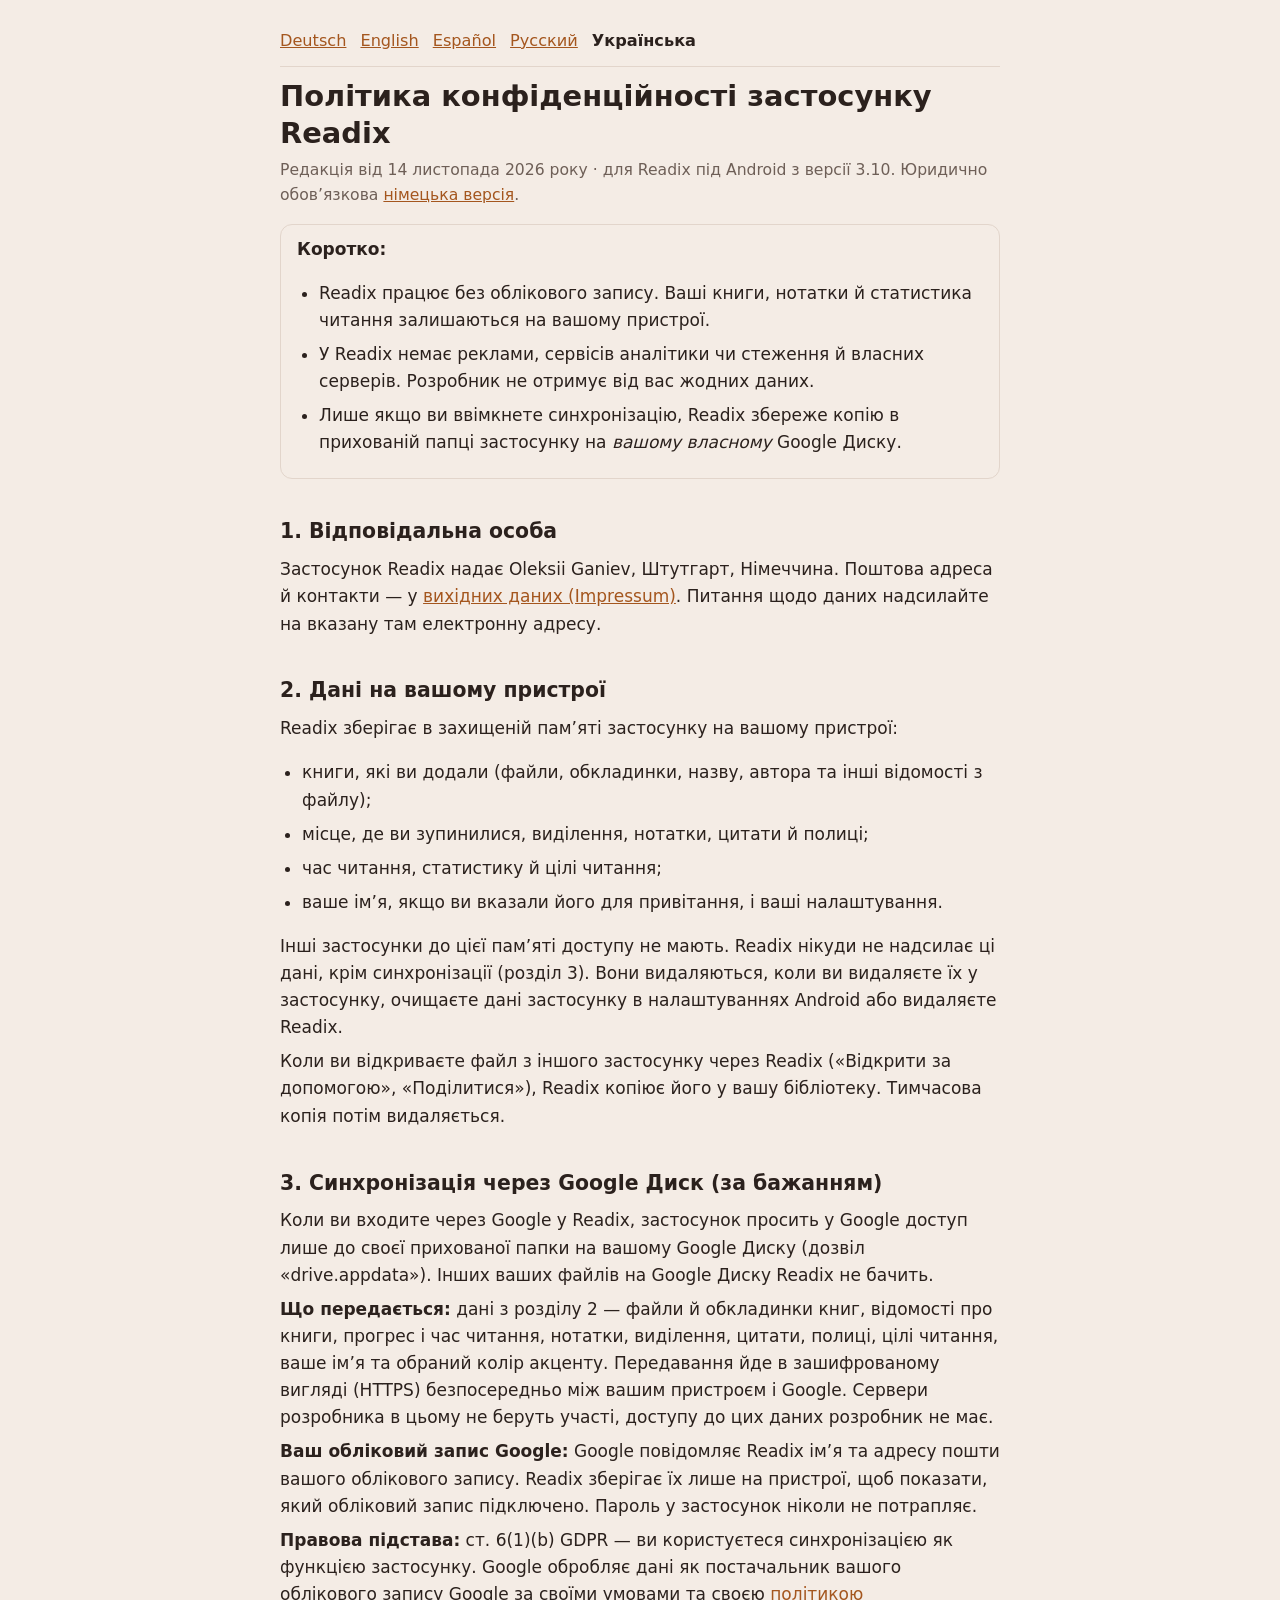
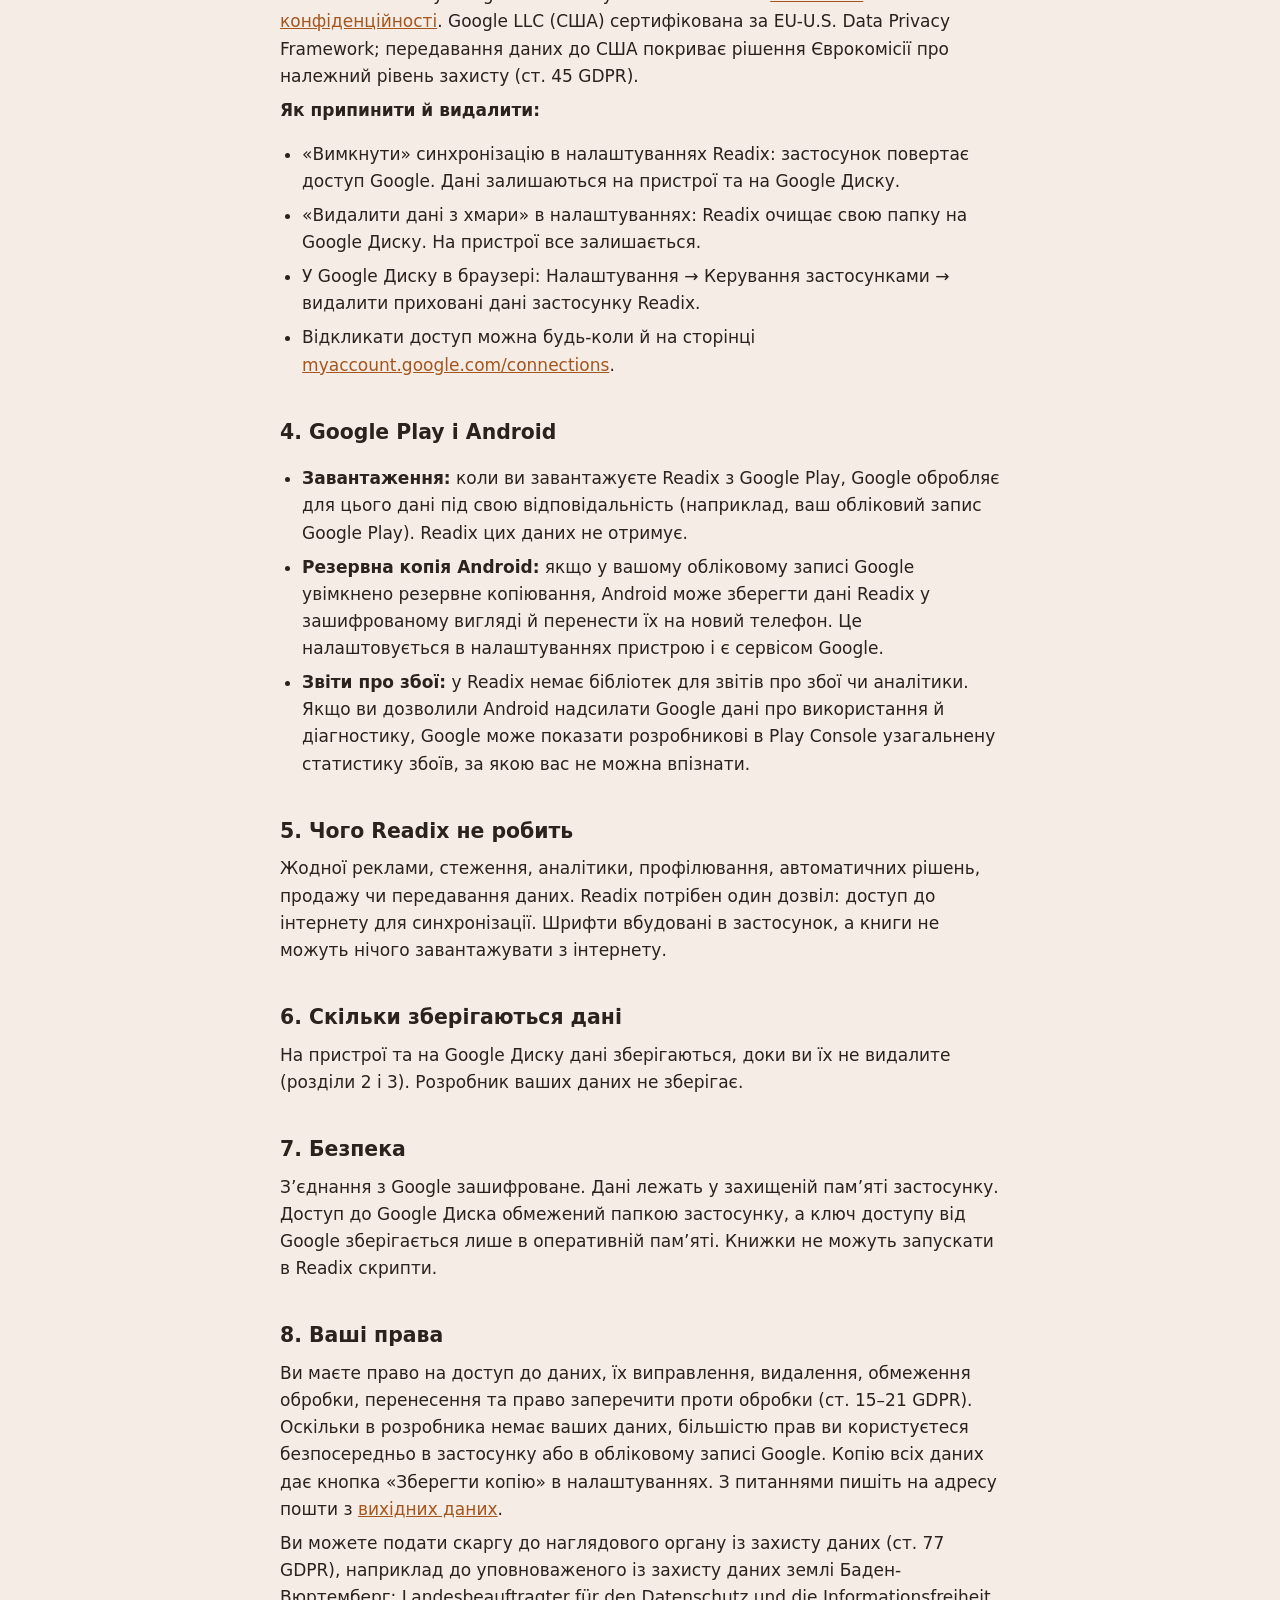
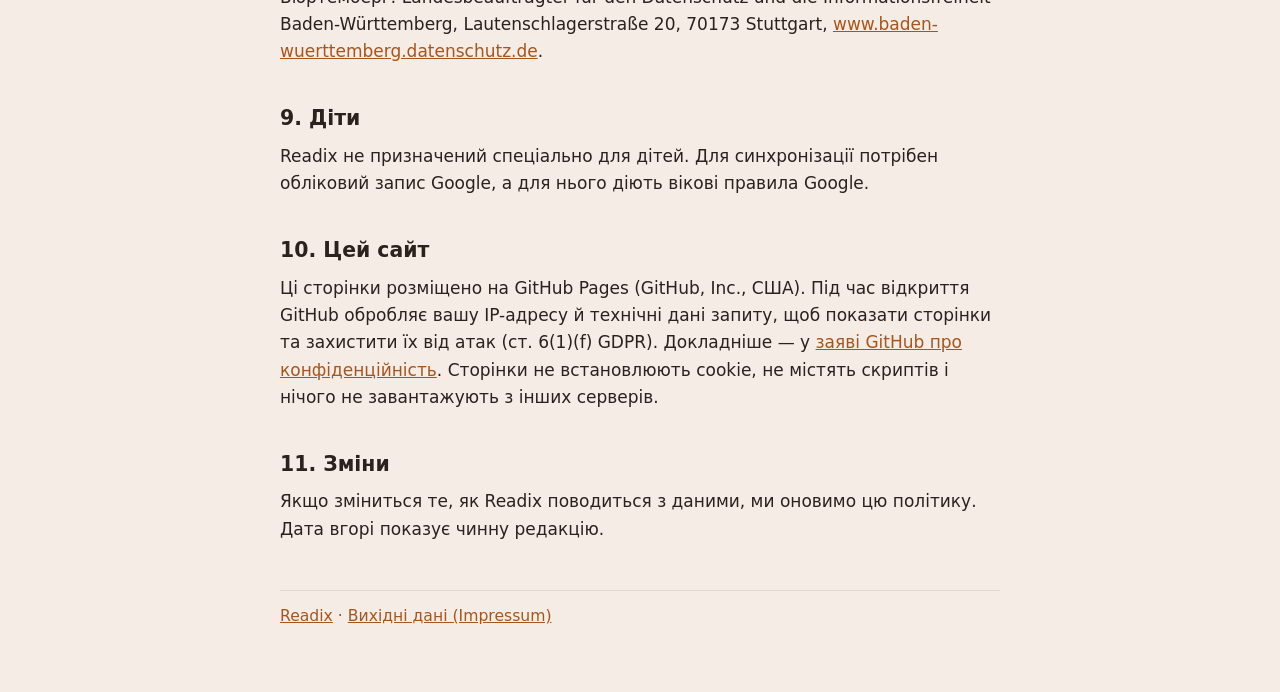
<file: privacy-uk.html>
<!DOCTYPE html>
<html lang="uk">
<head>
<meta charset="utf-8">
<meta name="viewport" content="width=device-width, initial-scale=1">
<title>Політика конфіденційності – Readix</title>
<link rel="stylesheet" href="style.css">
</head>
<body>
<main>
<nav class="langs" aria-label="Мова"><a href="privacy-de.html" hreflang="de">Deutsch</a> <a href="privacy.html" hreflang="en">English</a> <a href="privacy-es.html" hreflang="es">Español</a> <a href="privacy-ru.html" hreflang="ru">Русский</a> <b>Українська</b></nav>

<h1>Політика конфіденційності застосунку Readix</h1>
<p class="meta">Редакція від 14 листопада 2026 року · для Readix під Android з версії 3.10. Юридично обов’язкова <a href="privacy-de.html">німецька версія</a>.</p>

<div class="box">
<p><strong>Коротко:</strong></p>
<ul>
<li>Readix працює без облікового запису. Ваші книги, нотатки й статистика читання залишаються на вашому пристрої.</li>
<li>У Readix немає реклами, сервісів аналітики чи стеження й власних серверів. Розробник не отримує від вас жодних даних.</li>
<li>Лише якщо ви ввімкнете синхронізацію, Readix збереже копію в прихованій папці застосунку на <em>вашому власному</em> Google Диску.</li>
</ul>
</div>

<h2>1. Відповідальна особа</h2>
<p>Застосунок Readix надає Oleksii Ganiev, Штутгарт, Німеччина. Поштова адреса й контакти — у <a href="impressum.html">вихідних даних (Impressum)</a>. Питання щодо даних надсилайте на вказану там електронну адресу.</p>

<h2>2. Дані на вашому пристрої</h2>
<p>Readix зберігає в захищеній пам’яті застосунку на вашому пристрої:</p>
<ul>
<li>книги, які ви додали (файли, обкладинки, назву, автора та інші відомості з файлу);</li>
<li>місце, де ви зупинилися, виділення, нотатки, цитати й полиці;</li>
<li>час читання, статистику й цілі читання;</li>
<li>ваше ім’я, якщо ви вказали його для привітання, і ваші налаштування.</li>
</ul>
<p>Інші застосунки до цієї пам’яті доступу не мають. Readix нікуди не надсилає ці дані, крім синхронізації (розділ 3). Вони видаляються, коли ви видаляєте їх у застосунку, очищаєте дані застосунку в налаштуваннях Android або видаляєте Readix.</p>
<p>Коли ви відкриваєте файл з іншого застосунку через Readix («Відкрити за допомогою», «Поділитися»), Readix копіює його у вашу бібліотеку. Тимчасова копія потім видаляється.</p>

<h2>3. Синхронізація через Google Диск (за бажанням)</h2>
<p>Коли ви входите через Google у Readix, застосунок просить у Google доступ лише до своєї прихованої папки на вашому Google Диску (дозвіл «drive.appdata»). Інших ваших файлів на Google Диску Readix не бачить.</p>
<p><strong>Що передається:</strong> дані з розділу 2 — файли й обкладинки книг, відомості про книги, прогрес і час читання, нотатки, виділення, цитати, полиці, цілі читання, ваше ім’я та обраний колір акценту. Передавання йде в зашифрованому вигляді (HTTPS) безпосередньо між вашим пристроєм і Google. Сервери розробника в цьому не беруть участі, доступу до цих даних розробник не має.</p>
<p><strong>Ваш обліковий запис Google:</strong> Google повідомляє Readix ім’я та адресу пошти вашого облікового запису. Readix зберігає їх лише на пристрої, щоб показати, який обліковий запис підключено. Пароль у застосунок ніколи не потрапляє.</p>
<p><strong>Правова підстава:</strong> ст. 6(1)(b) GDPR — ви користуєтеся синхронізацією як функцією застосунку. Google обробляє дані як постачальник вашого облікового запису Google за своїми умовами та своєю <a href="https://policies.google.com/privacy?hl=uk">політикою конфіденційності</a>. Google LLC (США) сертифікована за EU-U.S. Data Privacy Framework; передавання даних до США покриває рішення Єврокомісії про належний рівень захисту (ст. 45 GDPR).</p>
<p id="delete"><strong>Як припинити й видалити:</strong></p>
<ul>
<li>«Вимкнути» синхронізацію в налаштуваннях Readix: застосунок повертає доступ Google. Дані залишаються на пристрої та на Google Диску.</li>
<li>«Видалити дані з хмари» в налаштуваннях: Readix очищає свою папку на Google Диску. На пристрої все залишається.</li>
<li>У Google Диску в браузері: Налаштування → Керування застосунками → видалити приховані дані застосунку Readix.</li>
<li>Відкликати доступ можна будь-коли й на сторінці <a href="https://myaccount.google.com/connections">myaccount.google.com/connections</a>.</li>
</ul>

<h2>4. Google Play і Android</h2>
<ul>
<li><strong>Завантаження:</strong> коли ви завантажуєте Readix з Google Play, Google обробляє для цього дані під свою відповідальність (наприклад, ваш обліковий запис Google Play). Readix цих даних не отримує.</li>
<li><strong>Резервна копія Android:</strong> якщо у вашому обліковому записі Google увімкнено резервне копіювання, Android може зберегти дані Readix у зашифрованому вигляді й перенести їх на новий телефон. Це налаштовується в налаштуваннях пристрою і є сервісом Google.</li>
<li><strong>Звіти про збої:</strong> у Readix немає бібліотек для звітів про збої чи аналітики. Якщо ви дозволили Android надсилати Google дані про використання й діагностику, Google може показати розробникові в Play Console узагальнену статистику збоїв, за якою вас не можна впізнати.</li>
</ul>

<h2>5. Чого Readix не робить</h2>
<p>Жодної реклами, стеження, аналітики, профілювання, автоматичних рішень, продажу чи передавання даних. Readix потрібен один дозвіл: доступ до інтернету для синхронізації. Шрифти вбудовані в застосунок, а книги не можуть нічого завантажувати з інтернету.</p>

<h2>6. Скільки зберігаються дані</h2>
<p>На пристрої та на Google Диску дані зберігаються, доки ви їх не видалите (розділи 2 і 3). Розробник ваших даних не зберігає.</p>

<h2>7. Безпека</h2>
<p>З’єднання з Google зашифроване. Дані лежать у захищеній пам’яті застосунку. Доступ до Google Диска обмежений папкою застосунку, а ключ доступу від Google зберігається лише в оперативній пам’яті. Книжки не можуть запускати в Readix скрипти.</p>

<h2>8. Ваші права</h2>
<p>Ви маєте право на доступ до даних, їх виправлення, видалення, обмеження обробки, перенесення та право заперечити проти обробки (ст. 15–21 GDPR). Оскільки в розробника немає ваших даних, більшістю прав ви користуєтеся безпосередньо в застосунку або в обліковому записі Google. Копію всіх даних дає кнопка «Зберегти копію» в налаштуваннях. З питаннями пишіть на адресу пошти з <a href="impressum.html">вихідних даних</a>.</p>
<p>Ви можете подати скаргу до наглядового органу із захисту даних (ст. 77 GDPR), наприклад до уповноваженого із захисту даних землі Баден-Вюртемберг: Landesbeauftragter für den Datenschutz und die Informationsfreiheit Baden-Württemberg, Lautenschlagerstraße 20, 70173 Stuttgart, <a href="https://www.baden-wuerttemberg.datenschutz.de">www.baden-wuerttemberg.datenschutz.de</a>.</p>

<h2>9. Діти</h2>
<p>Readix не призначений спеціально для дітей. Для синхронізації потрібен обліковий запис Google, а для нього діють вікові правила Google.</p>

<h2>10. Цей сайт</h2>
<p>Ці сторінки розміщено на GitHub Pages (GitHub, Inc., США). Під час відкриття GitHub обробляє вашу IP-адресу й технічні дані запиту, щоб показати сторінки та захистити їх від атак (ст. 6(1)(f) GDPR). Докладніше — у <a href="https://docs.github.com/en/site-policy/privacy-policies/github-general-privacy-statement">заяві GitHub про конфіденційність</a>. Сторінки не встановлюють cookie, не містять скриптів і нічого не завантажують з інших серверів.</p>

<h2>11. Зміни</h2>
<p>Якщо зміниться те, як Readix поводиться з даними, ми оновимо цю політику. Дата вгорі показує чинну редакцію.</p>

<footer><a href="index.html">Readix</a> · <a href="impressum.html">Вихідні дані (Impressum)</a></footer>
</main>
</body>
</html>
</file>
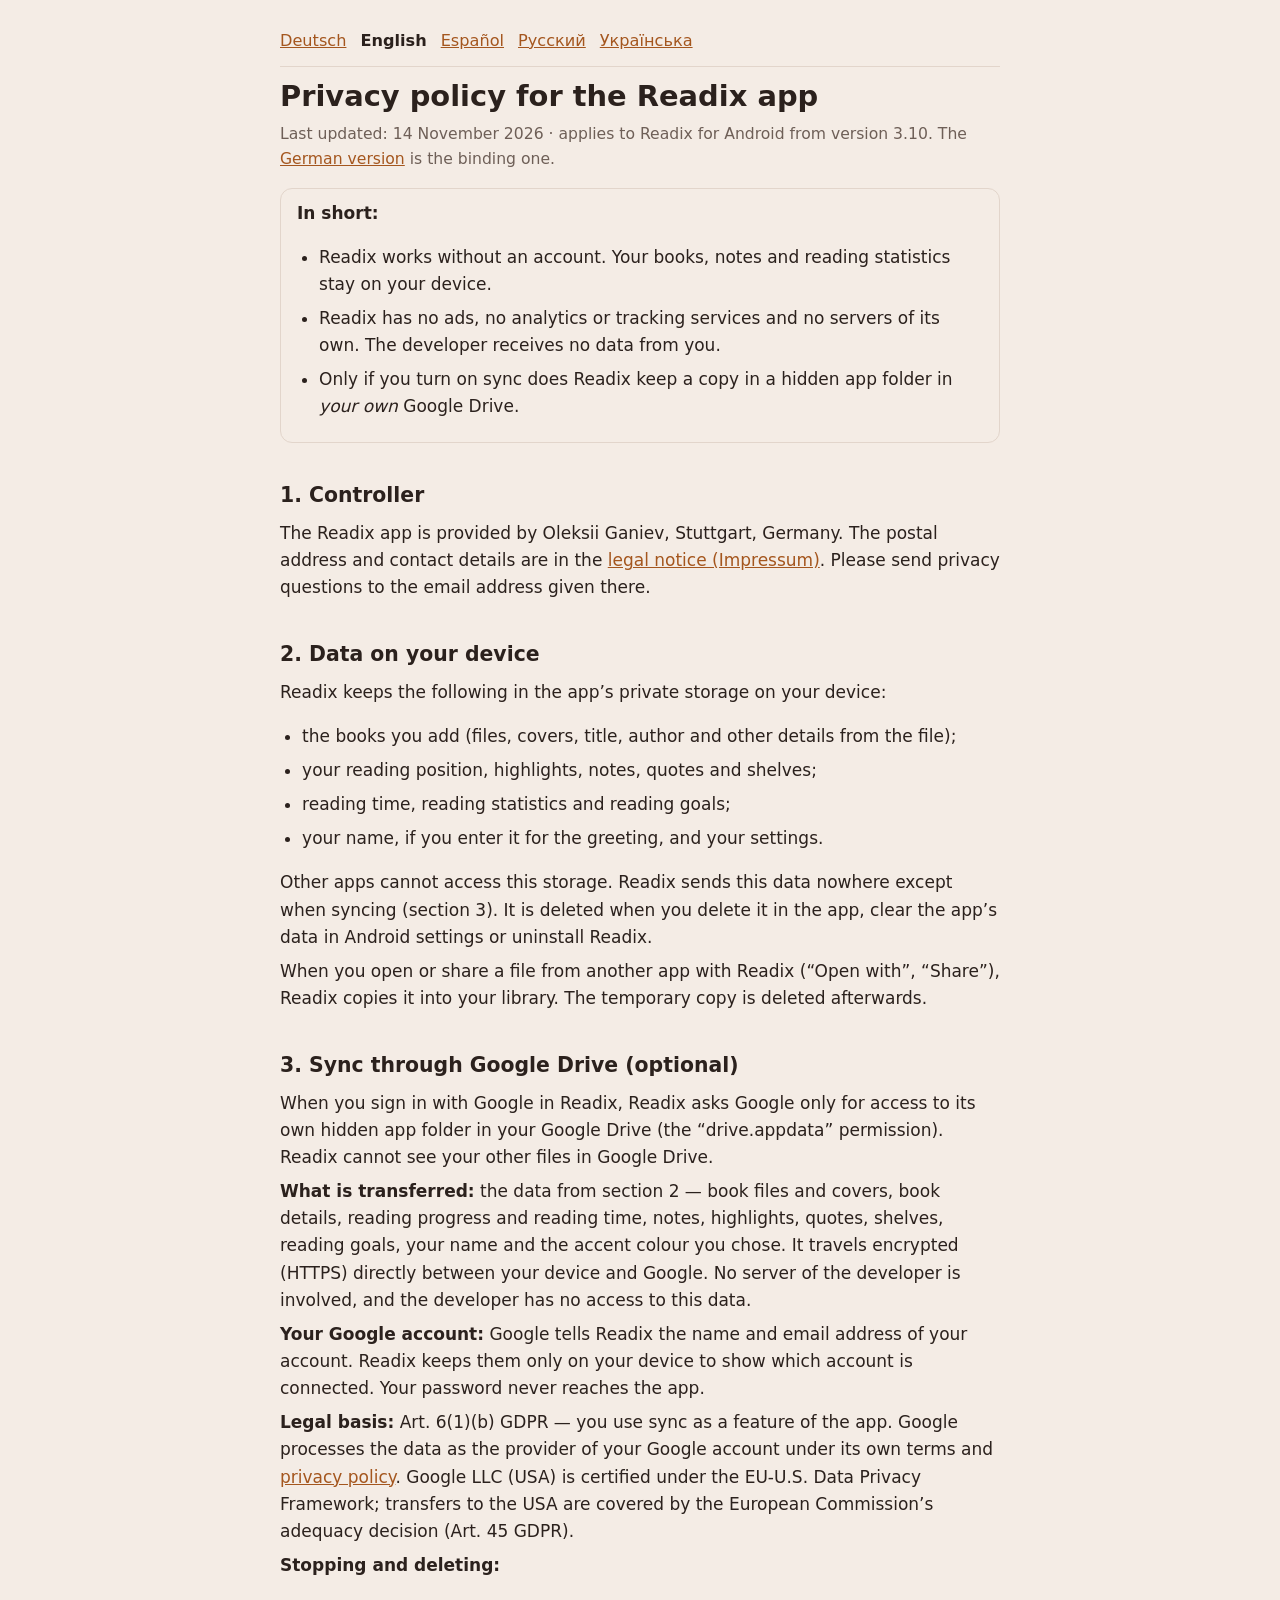
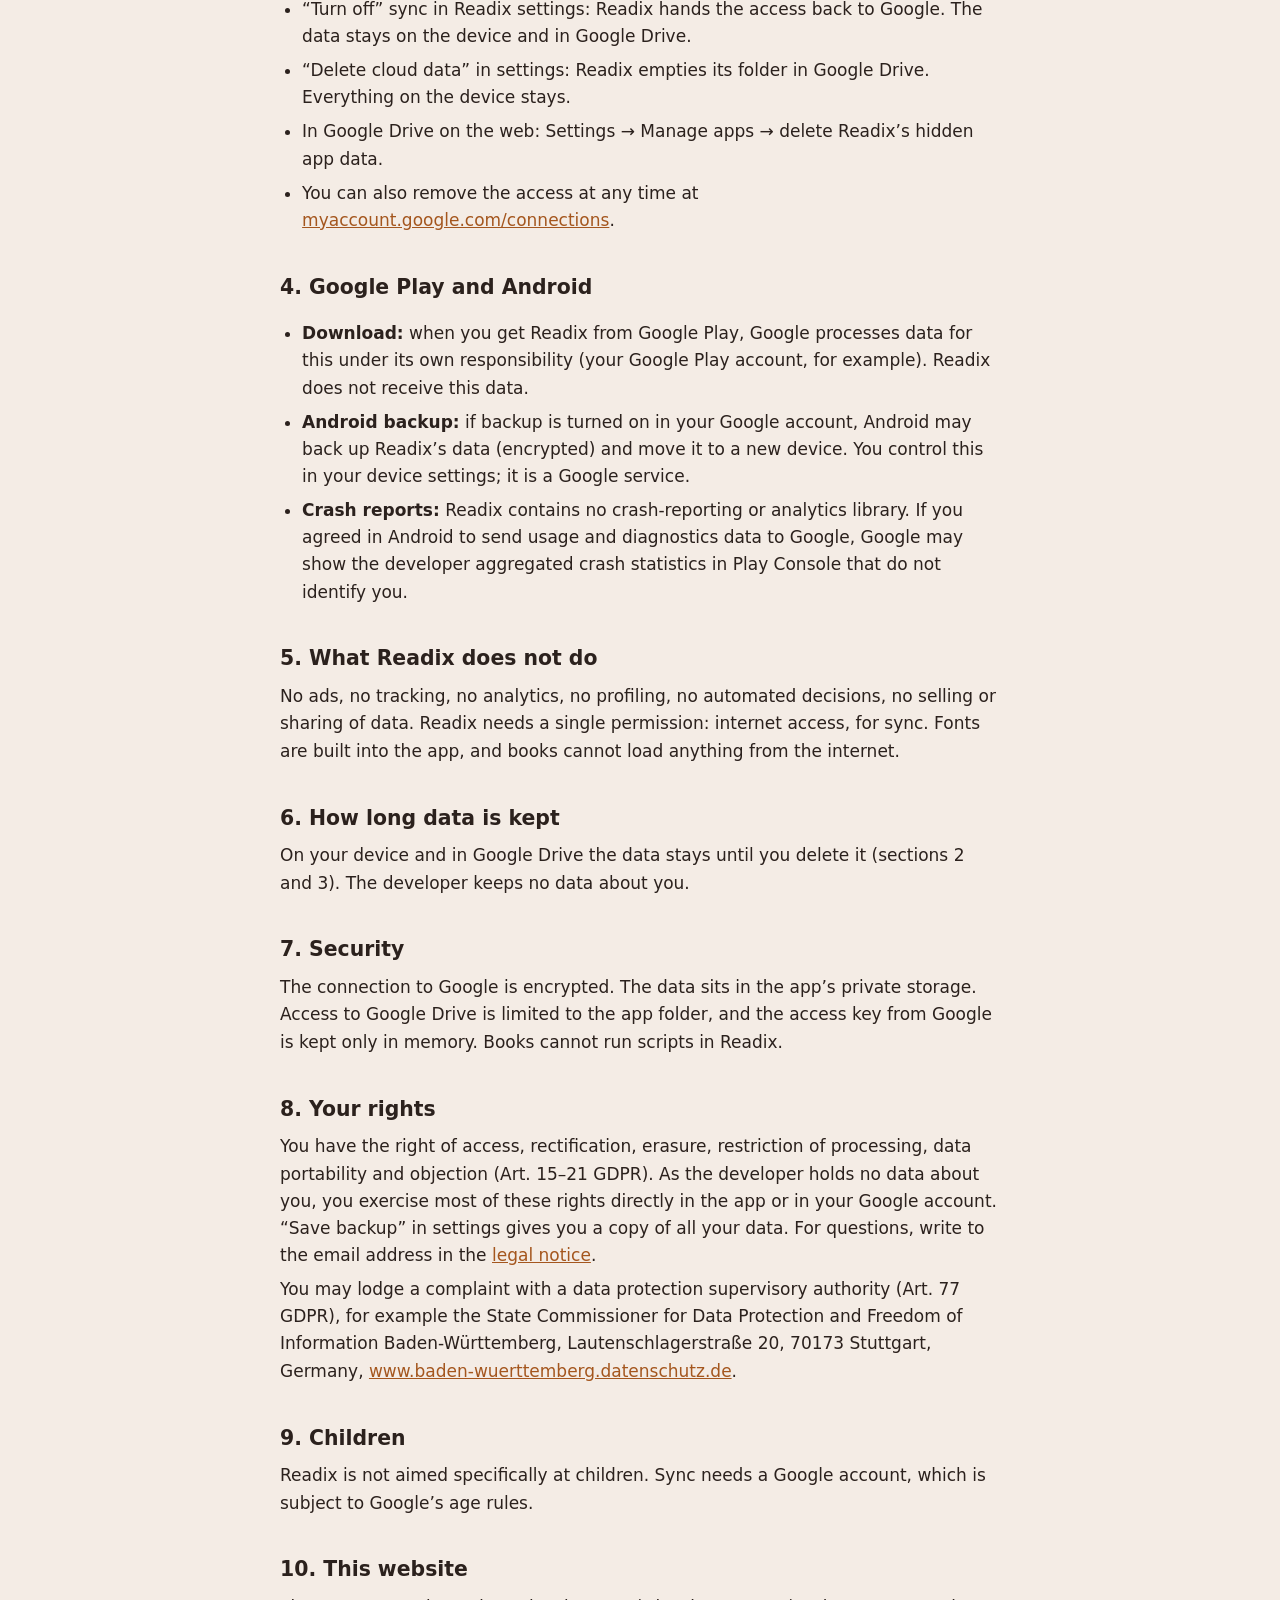
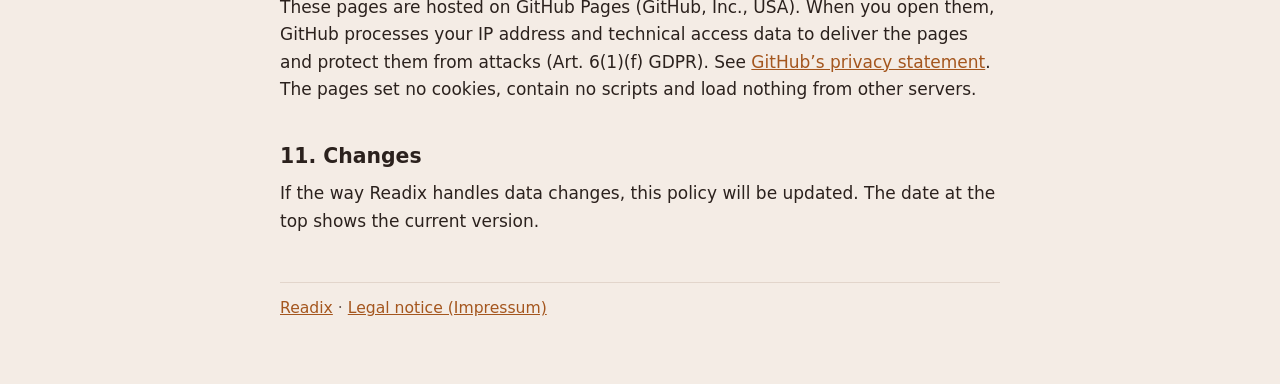
<file: privacy.html>
<!DOCTYPE html>
<html lang="en">
<head>
<meta charset="utf-8">
<meta name="viewport" content="width=device-width, initial-scale=1">
<title>Privacy policy – Readix</title>
<link rel="stylesheet" href="style.css">
</head>
<body>
<main>
<nav class="langs" aria-label="Language"><a href="privacy-de.html" hreflang="de">Deutsch</a> <b>English</b> <a href="privacy-es.html" hreflang="es">Español</a> <a href="privacy-ru.html" hreflang="ru">Русский</a> <a href="privacy-uk.html" hreflang="uk">Українська</a></nav>

<h1>Privacy policy for the Readix app</h1>
<p class="meta">Last updated: 14 November 2026 · applies to Readix for Android from version 3.10. The <a href="privacy-de.html">German version</a> is the binding one.</p>

<div class="box">
<p><strong>In short:</strong></p>
<ul>
<li>Readix works without an account. Your books, notes and reading statistics stay on your device.</li>
<li>Readix has no ads, no analytics or tracking services and no servers of its own. The developer receives no data from you.</li>
<li>Only if you turn on sync does Readix keep a copy in a hidden app folder in <em>your own</em> Google Drive.</li>
</ul>
</div>

<h2>1. Controller</h2>
<p>The Readix app is provided by Oleksii Ganiev, Stuttgart, Germany. The postal address and contact details are in the <a href="impressum.html">legal notice (Impressum)</a>. Please send privacy questions to the email address given there.</p>

<h2>2. Data on your device</h2>
<p>Readix keeps the following in the app’s private storage on your device:</p>
<ul>
<li>the books you add (files, covers, title, author and other details from the file);</li>
<li>your reading position, highlights, notes, quotes and shelves;</li>
<li>reading time, reading statistics and reading goals;</li>
<li>your name, if you enter it for the greeting, and your settings.</li>
</ul>
<p>Other apps cannot access this storage. Readix sends this data nowhere except when syncing (section 3). It is deleted when you delete it in the app, clear the app’s data in Android settings or uninstall Readix.</p>
<p>When you open or share a file from another app with Readix (“Open with”, “Share”), Readix copies it into your library. The temporary copy is deleted afterwards.</p>

<h2>3. Sync through Google Drive (optional)</h2>
<p>When you sign in with Google in Readix, Readix asks Google only for access to its own hidden app folder in your Google Drive (the “drive.appdata” permission). Readix cannot see your other files in Google Drive.</p>
<p><strong>What is transferred:</strong> the data from section 2 — book files and covers, book details, reading progress and reading time, notes, highlights, quotes, shelves, reading goals, your name and the accent colour you chose. It travels encrypted (HTTPS) directly between your device and Google. No server of the developer is involved, and the developer has no access to this data.</p>
<p><strong>Your Google account:</strong> Google tells Readix the name and email address of your account. Readix keeps them only on your device to show which account is connected. Your password never reaches the app.</p>
<p><strong>Legal basis:</strong> Art. 6(1)(b) GDPR — you use sync as a feature of the app. Google processes the data as the provider of your Google account under its own terms and <a href="https://policies.google.com/privacy?hl=en">privacy policy</a>. Google LLC (USA) is certified under the EU-U.S. Data Privacy Framework; transfers to the USA are covered by the European Commission’s adequacy decision (Art. 45 GDPR).</p>
<p id="delete"><strong>Stopping and deleting:</strong></p>
<ul>
<li>“Turn off” sync in Readix settings: Readix hands the access back to Google. The data stays on the device and in Google Drive.</li>
<li>“Delete cloud data” in settings: Readix empties its folder in Google Drive. Everything on the device stays.</li>
<li>In Google Drive on the web: Settings → Manage apps → delete Readix’s hidden app data.</li>
<li>You can also remove the access at any time at <a href="https://myaccount.google.com/connections">myaccount.google.com/connections</a>.</li>
</ul>

<h2>4. Google Play and Android</h2>
<ul>
<li><strong>Download:</strong> when you get Readix from Google Play, Google processes data for this under its own responsibility (your Google Play account, for example). Readix does not receive this data.</li>
<li><strong>Android backup:</strong> if backup is turned on in your Google account, Android may back up Readix’s data (encrypted) and move it to a new device. You control this in your device settings; it is a Google service.</li>
<li><strong>Crash reports:</strong> Readix contains no crash-reporting or analytics library. If you agreed in Android to send usage and diagnostics data to Google, Google may show the developer aggregated crash statistics in Play Console that do not identify you.</li>
</ul>

<h2>5. What Readix does not do</h2>
<p>No ads, no tracking, no analytics, no profiling, no automated decisions, no selling or sharing of data. Readix needs a single permission: internet access, for sync. Fonts are built into the app, and books cannot load anything from the internet.</p>

<h2>6. How long data is kept</h2>
<p>On your device and in Google Drive the data stays until you delete it (sections 2 and 3). The developer keeps no data about you.</p>

<h2>7. Security</h2>
<p>The connection to Google is encrypted. The data sits in the app’s private storage. Access to Google Drive is limited to the app folder, and the access key from Google is kept only in memory. Books cannot run scripts in Readix.</p>

<h2>8. Your rights</h2>
<p>You have the right of access, rectification, erasure, restriction of processing, data portability and objection (Art. 15–21 GDPR). As the developer holds no data about you, you exercise most of these rights directly in the app or in your Google account. “Save backup” in settings gives you a copy of all your data. For questions, write to the email address in the <a href="impressum.html">legal notice</a>.</p>
<p>You may lodge a complaint with a data protection supervisory authority (Art. 77 GDPR), for example the State Commissioner for Data Protection and Freedom of Information Baden-Württemberg, Lautenschlagerstraße 20, 70173 Stuttgart, Germany, <a href="https://www.baden-wuerttemberg.datenschutz.de">www.baden-wuerttemberg.datenschutz.de</a>.</p>

<h2>9. Children</h2>
<p>Readix is not aimed specifically at children. Sync needs a Google account, which is subject to Google’s age rules.</p>

<h2>10. This website</h2>
<p>These pages are hosted on GitHub Pages (GitHub, Inc., USA). When you open them, GitHub processes your IP address and technical access data to deliver the pages and protect them from attacks (Art. 6(1)(f) GDPR). See <a href="https://docs.github.com/en/site-policy/privacy-policies/github-general-privacy-statement">GitHub’s privacy statement</a>. The pages set no cookies, contain no scripts and load nothing from other servers.</p>

<h2>11. Changes</h2>
<p>If the way Readix handles data changes, this policy will be updated. The date at the top shows the current version.</p>

<footer><a href="index.html">Readix</a> · <a href="impressum.html">Legal notice (Impressum)</a></footer>
</main>
</body>
</html>
</file>
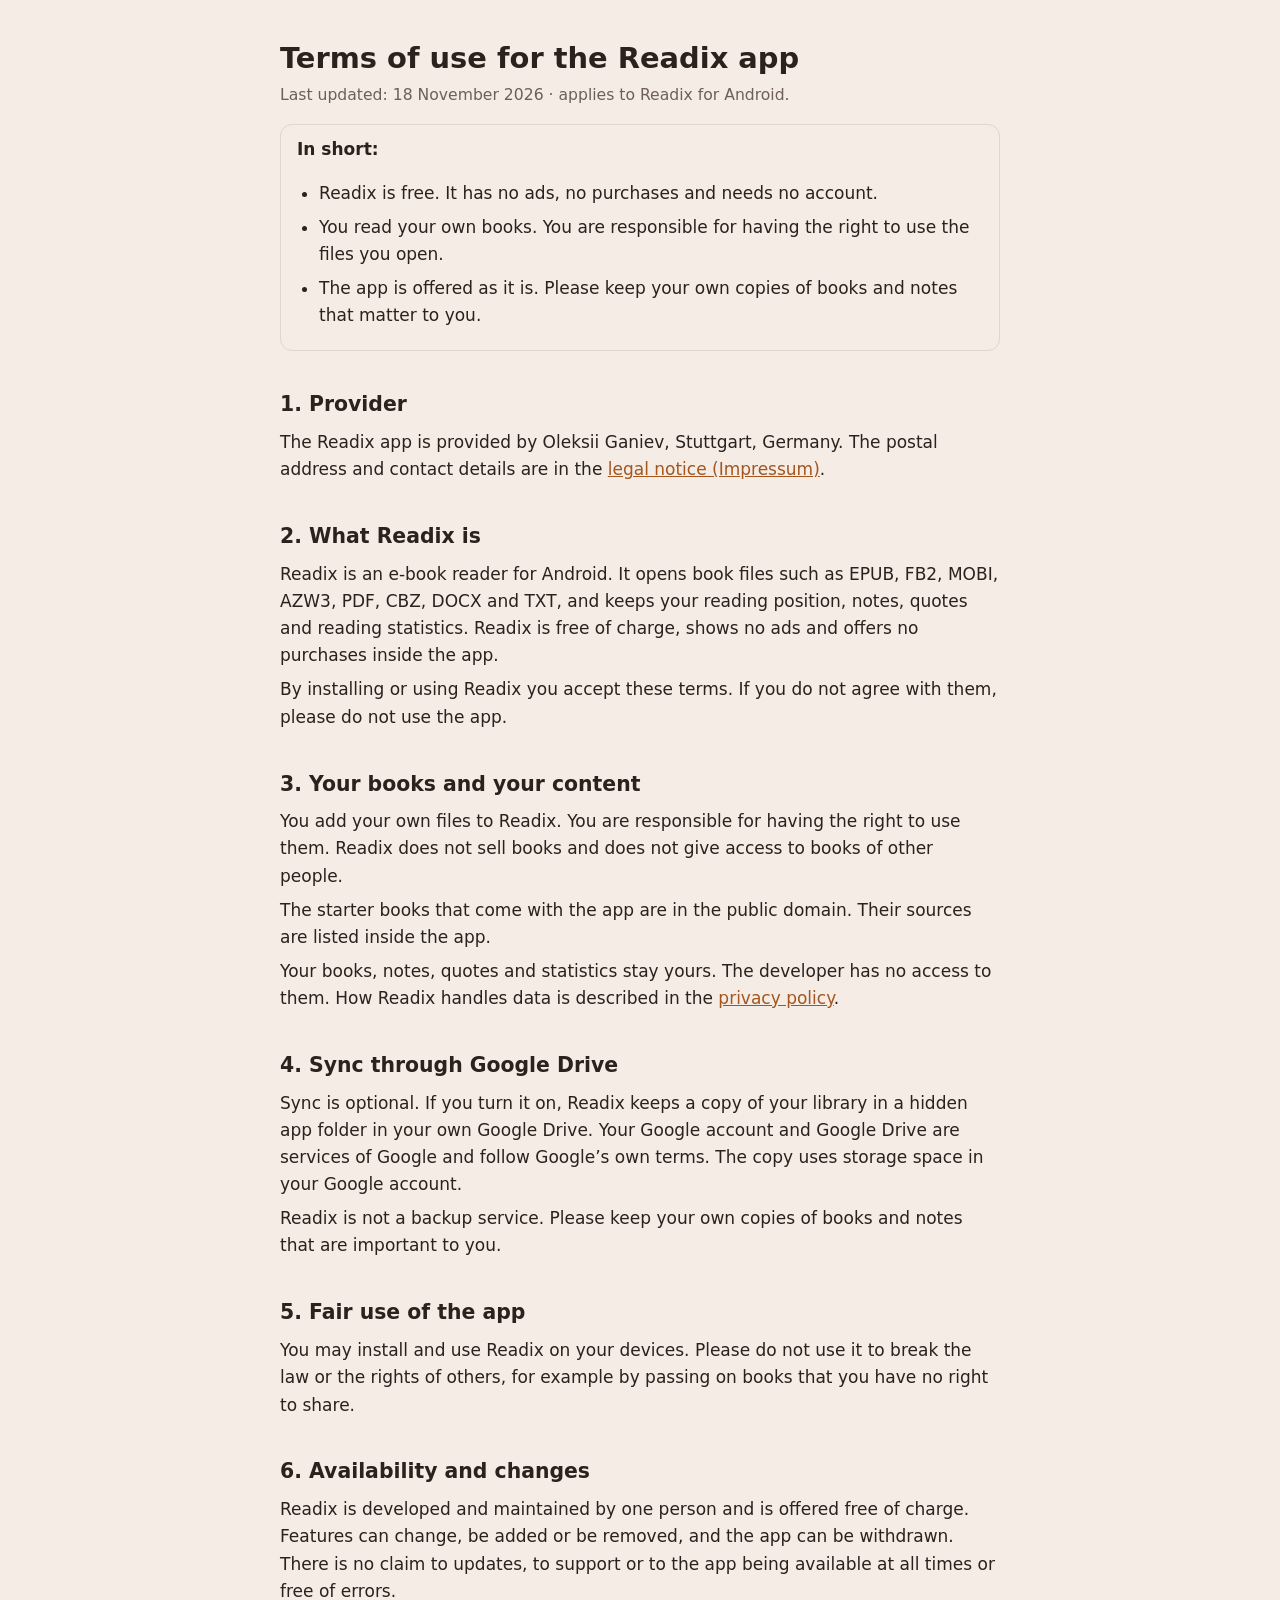
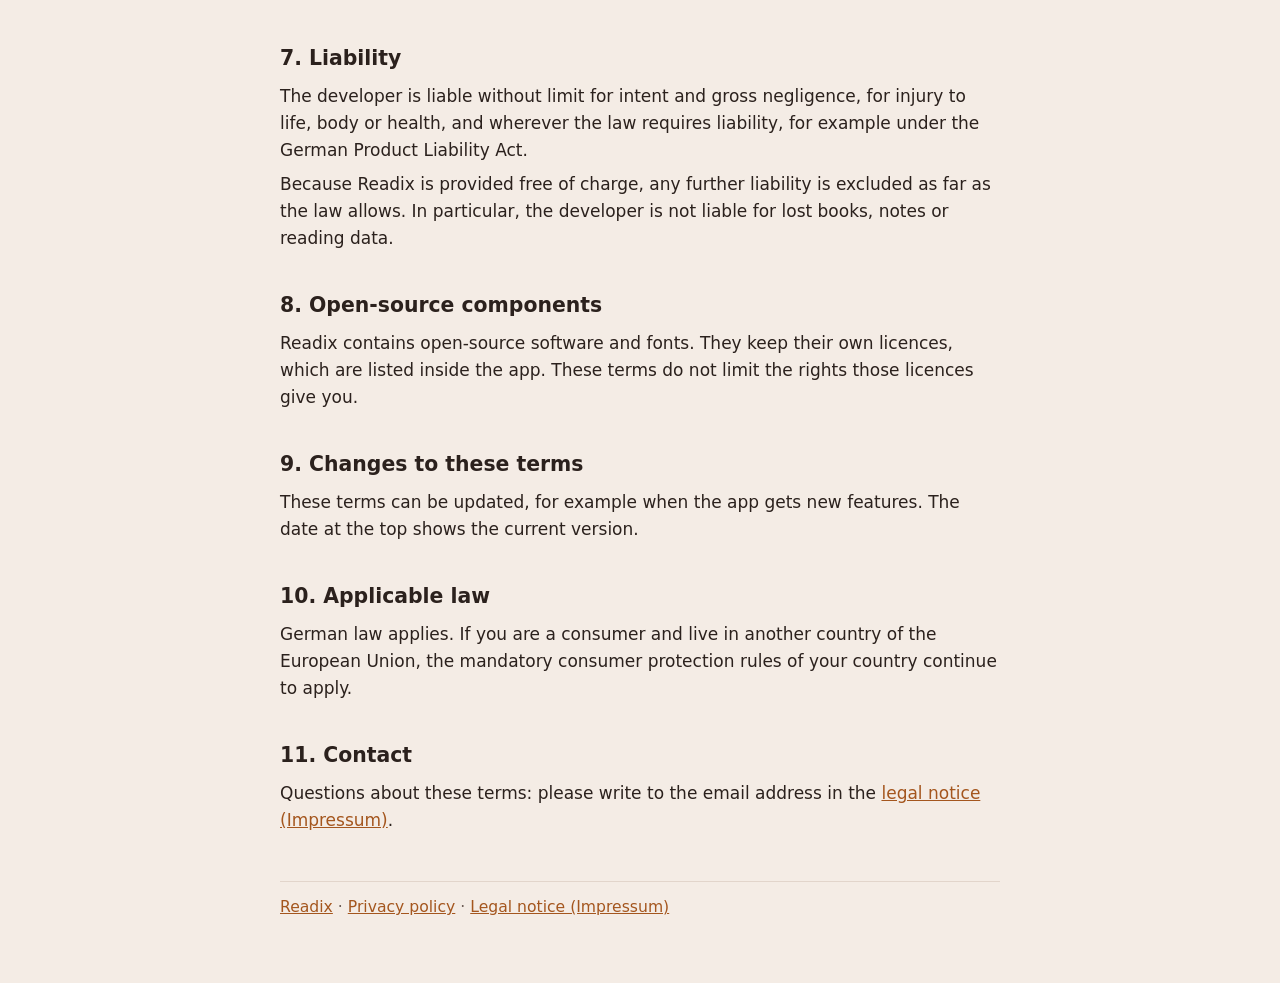
<file: terms.html>
<!DOCTYPE html>
<html lang="en">
<head>
<meta charset="utf-8">
<meta name="viewport" content="width=device-width, initial-scale=1">
<title>Terms of use – Readix</title>
<link rel="stylesheet" href="style.css">
</head>
<body>
<main>
<h1>Terms of use for the Readix app</h1>
<p class="meta">Last updated: 18 November 2026 · applies to Readix for Android.</p>

<div class="box">
<p><strong>In short:</strong></p>
<ul>
<li>Readix is free. It has no ads, no purchases and needs no account.</li>
<li>You read your own books. You are responsible for having the right to use the files you open.</li>
<li>The app is offered as it is. Please keep your own copies of books and notes that matter to you.</li>
</ul>
</div>

<h2>1. Provider</h2>
<p>The Readix app is provided by Oleksii Ganiev, Stuttgart, Germany. The postal address and contact details are in the <a href="impressum.html">legal notice (Impressum)</a>.</p>

<h2>2. What Readix is</h2>
<p>Readix is an e-book reader for Android. It opens book files such as EPUB, FB2, MOBI, AZW3, PDF, CBZ, DOCX and TXT, and keeps your reading position, notes, quotes and reading statistics. Readix is free of charge, shows no ads and offers no purchases inside the app.</p>
<p>By installing or using Readix you accept these terms. If you do not agree with them, please do not use the app.</p>

<h2>3. Your books and your content</h2>
<p>You add your own files to Readix. You are responsible for having the right to use them. Readix does not sell books and does not give access to books of other people.</p>
<p>The starter books that come with the app are in the public domain. Their sources are listed inside the app.</p>
<p>Your books, notes, quotes and statistics stay yours. The developer has no access to them. How Readix handles data is described in the <a href="privacy.html">privacy policy</a>.</p>

<h2>4. Sync through Google Drive</h2>
<p>Sync is optional. If you turn it on, Readix keeps a copy of your library in a hidden app folder in your own Google Drive. Your Google account and Google Drive are services of Google and follow Google’s own terms. The copy uses storage space in your Google account.</p>
<p>Readix is not a backup service. Please keep your own copies of books and notes that are important to you.</p>

<h2>5. Fair use of the app</h2>
<p>You may install and use Readix on your devices. Please do not use it to break the law or the rights of others, for example by passing on books that you have no right to share.</p>

<h2>6. Availability and changes</h2>
<p>Readix is developed and maintained by one person and is offered free of charge. Features can change, be added or be removed, and the app can be withdrawn. There is no claim to updates, to support or to the app being available at all times or free of errors.</p>

<h2>7. Liability</h2>
<p>The developer is liable without limit for intent and gross negligence, for injury to life, body or health, and wherever the law requires liability, for example under the German Product Liability Act.</p>
<p>Because Readix is provided free of charge, any further liability is excluded as far as the law allows. In particular, the developer is not liable for lost books, notes or reading data.</p>

<h2>8. Open-source components</h2>
<p>Readix contains open-source software and fonts. They keep their own licences, which are listed inside the app. These terms do not limit the rights those licences give you.</p>

<h2>9. Changes to these terms</h2>
<p>These terms can be updated, for example when the app gets new features. The date at the top shows the current version.</p>

<h2>10. Applicable law</h2>
<p>German law applies. If you are a consumer and live in another country of the European Union, the mandatory consumer protection rules of your country continue to apply.</p>

<h2>11. Contact</h2>
<p>Questions about these terms: please write to the email address in the <a href="impressum.html">legal notice (Impressum)</a>.</p>

<footer><a href="index.html">Readix</a> · <a href="privacy.html">Privacy policy</a> · <a href="impressum.html">Legal notice (Impressum)</a></footer>
</main>
</body>
</html>
</file>
<file: style.css>
/* Readix legal pages: plain, readable, no web fonts, no scripts, nothing loaded from elsewhere */
:root { color-scheme: light dark; --bg: #F4ECE5; --fg: #2B211D; --muted: #6E5F57; --line: #E2D5CB; --accent: #A4561E; }
@media (prefers-color-scheme: dark) { :root { --bg: #211917; --fg: #F1E7DF; --muted: #B8A79C; --line: #3A2E29; --accent: #F2B65A; } }
* { box-sizing: border-box; }
body { margin: 0; background: var(--bg); color: var(--fg); font: 17px/1.6 system-ui, -apple-system, "Segoe UI", Roboto, sans-serif; }
main { max-width: 760px; margin: 0 auto; padding: 28px 20px 64px; }
h1 { font-size: 1.7em; line-height: 1.25; margin: .4em 0 .2em; }
h2 { font-size: 1.2em; margin: 1.8em 0 .4em; }
p, li { margin: .4em 0; }
ul { padding-left: 1.3em; }
a { color: var(--accent); }
.meta { color: var(--muted); font-size: .92em; }
.langs { display: flex; flex-wrap: wrap; gap: 6px 14px; padding-bottom: 12px; border-bottom: 1px solid var(--line); font-size: .95em; }
.langs b { font-weight: 600; }
.box { border: 1px solid var(--line); border-radius: 12px; padding: 4px 16px; margin: 1em 0; }
address { font-style: normal; }
footer { margin-top: 3em; padding-top: 12px; border-top: 1px solid var(--line); color: var(--muted); font-size: .92em; }
</file>
